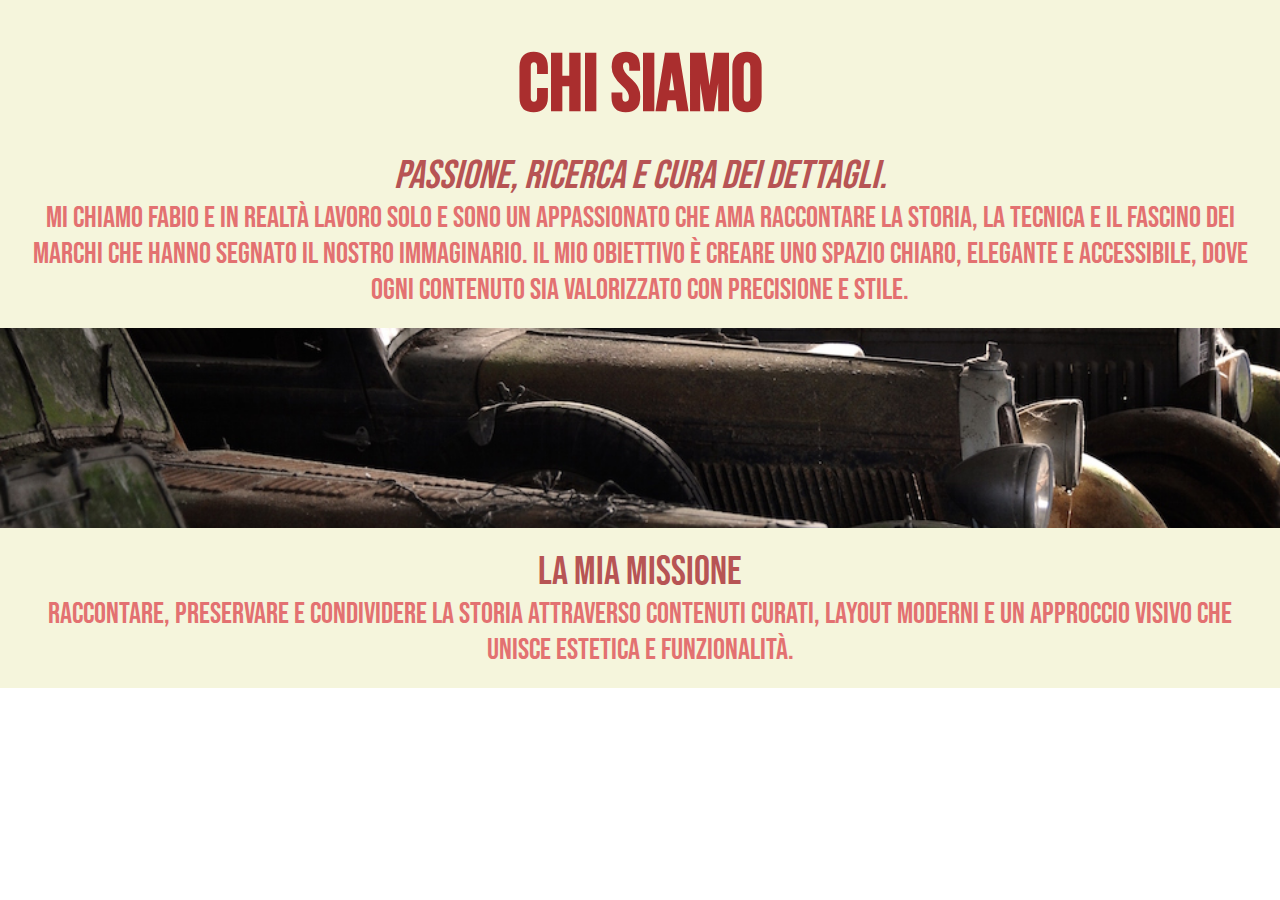
<file: Crediti.html>
<!doctype html>
<html>
<head>
    <title>Chi Siamo</title>
    <link rel="stylesheet" href="css/css.css">
</head>  
<body>

  
    <div class="introduzione">
        <br>
        <h1 class="titolo">Chi Siamo</h1>
        <br>

        <p class="testointroduzione1">
            <em>Passione, ricerca e cura dei dettagli.</em>
        </p>

        <p class="testointroduzione2">
            Mi chiamo Fabio e in realtà lavoro solo e sono un appassionato che ama 
            raccontare la storia, la tecnica e il fascino dei marchi che hanno segnato il nostro immaginario.  
            Il mio obiettivo è creare uno spazio chiaro, elegante e accessibile, dove ogni contenuto 
            sia valorizzato con precisione e stile.
        </p>
    </div>


    <div class="imghome crediti"></div>

  
    <div class="introduzione">
        <p class="testointroduzione1">
            La mia missione
        </p>

        <p class="testointroduzione2">
            Raccontare, preservare e condividere la storia attraverso contenuti curati, 
            layout moderni e un approccio visivo che unisce estetica e funzionalità.
        </p>
    </div>

</body>
</html>
</file>
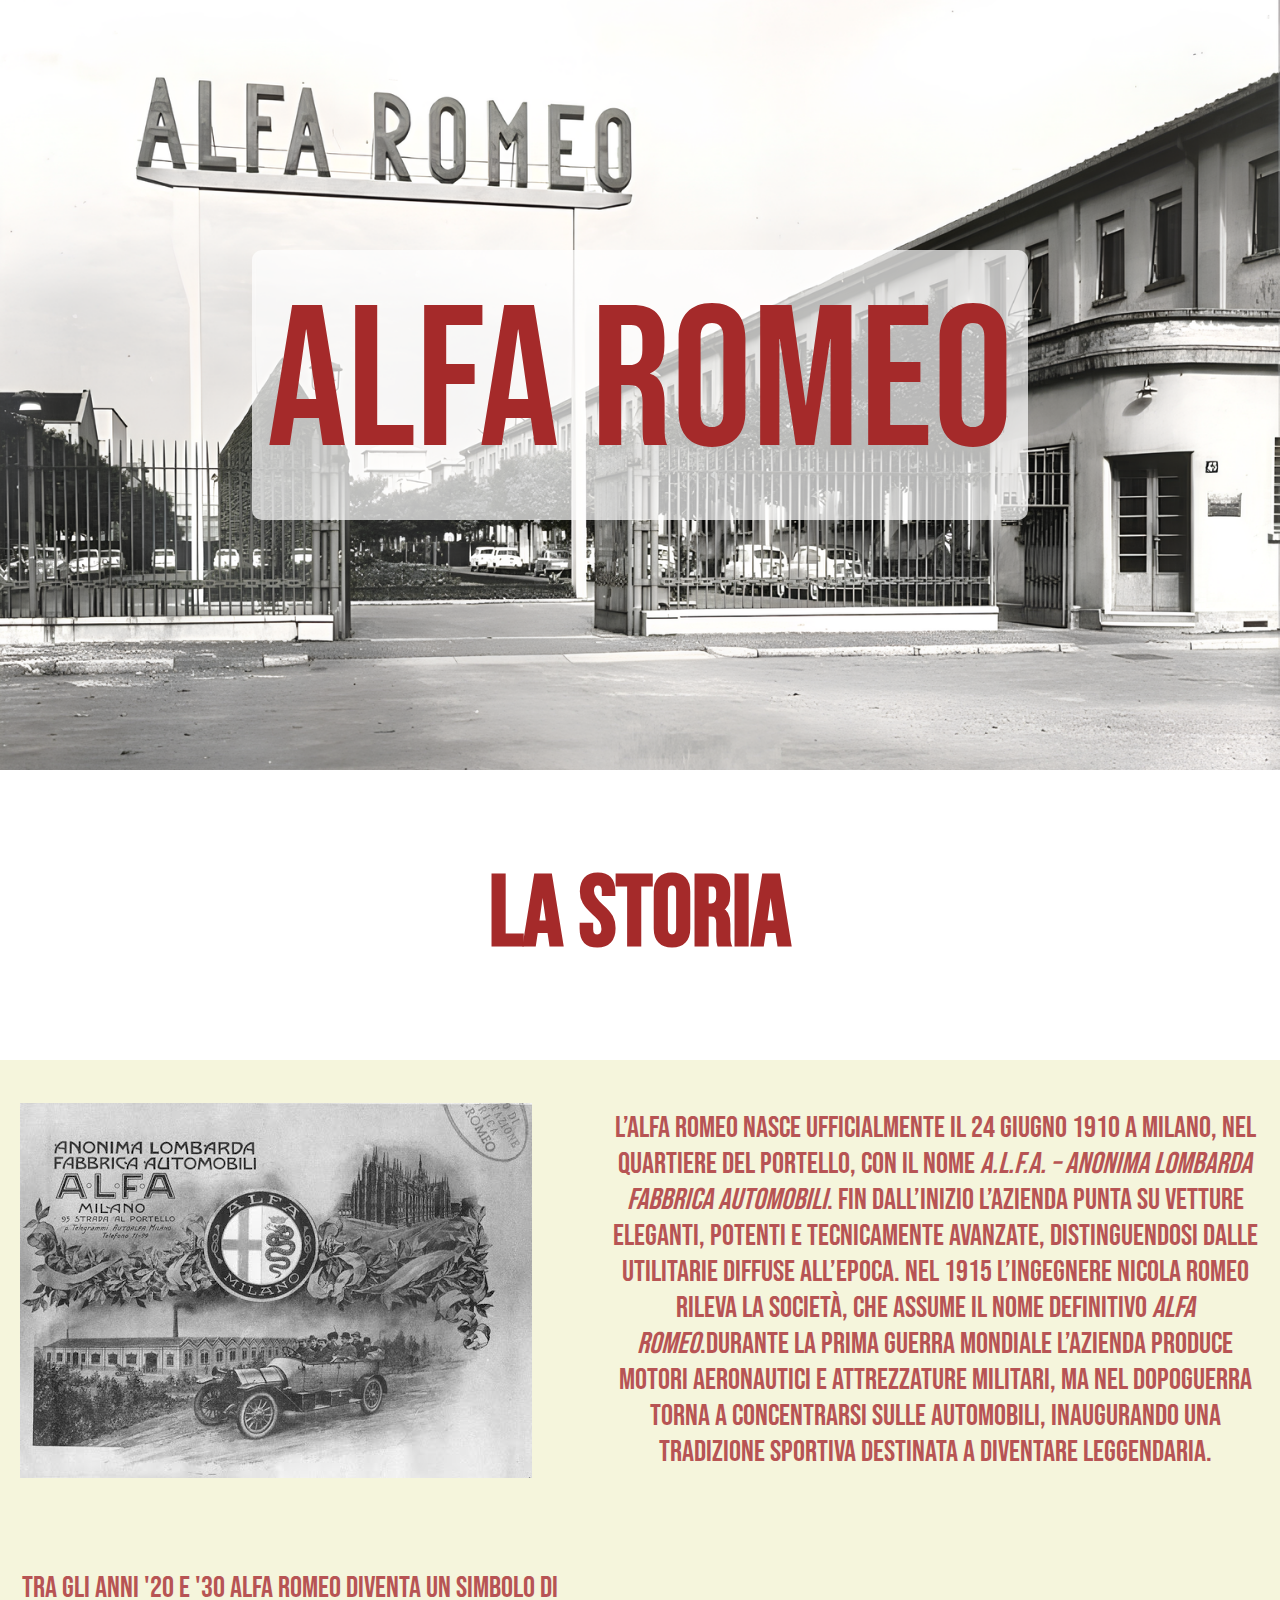
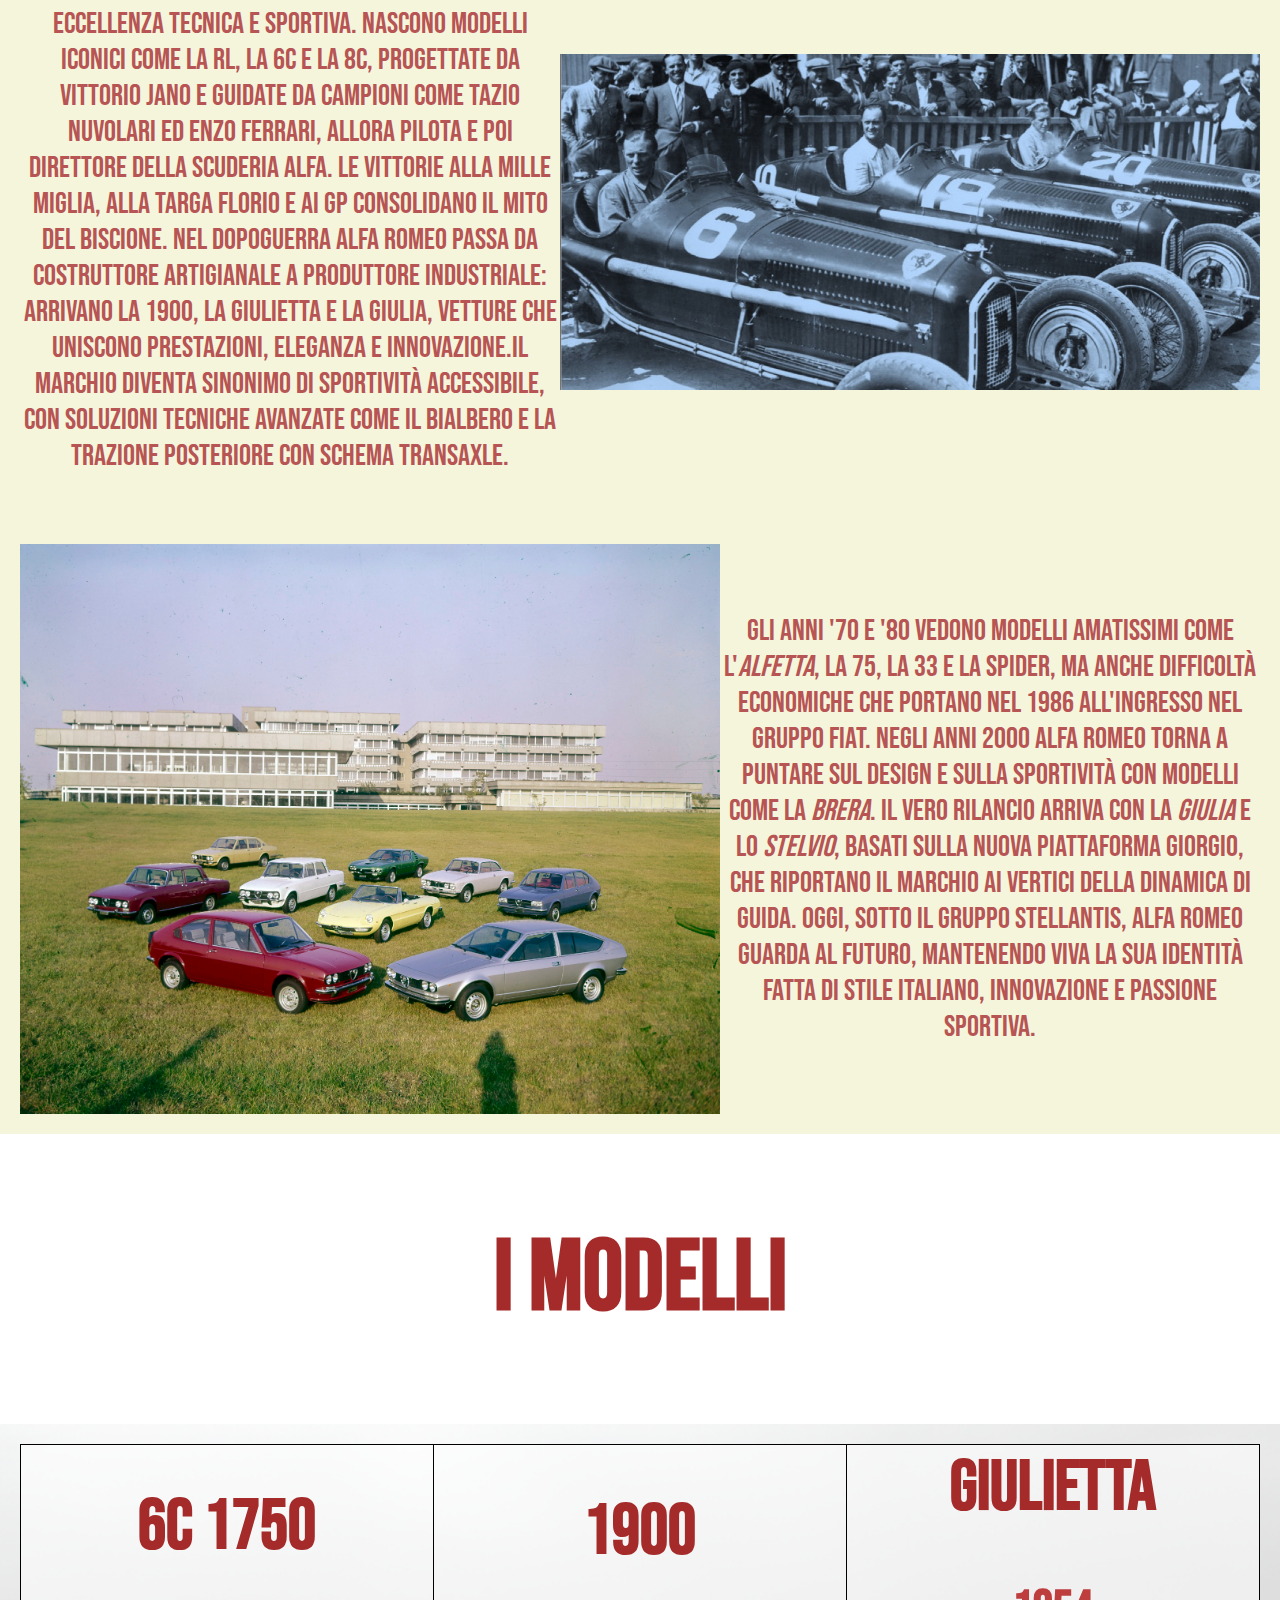
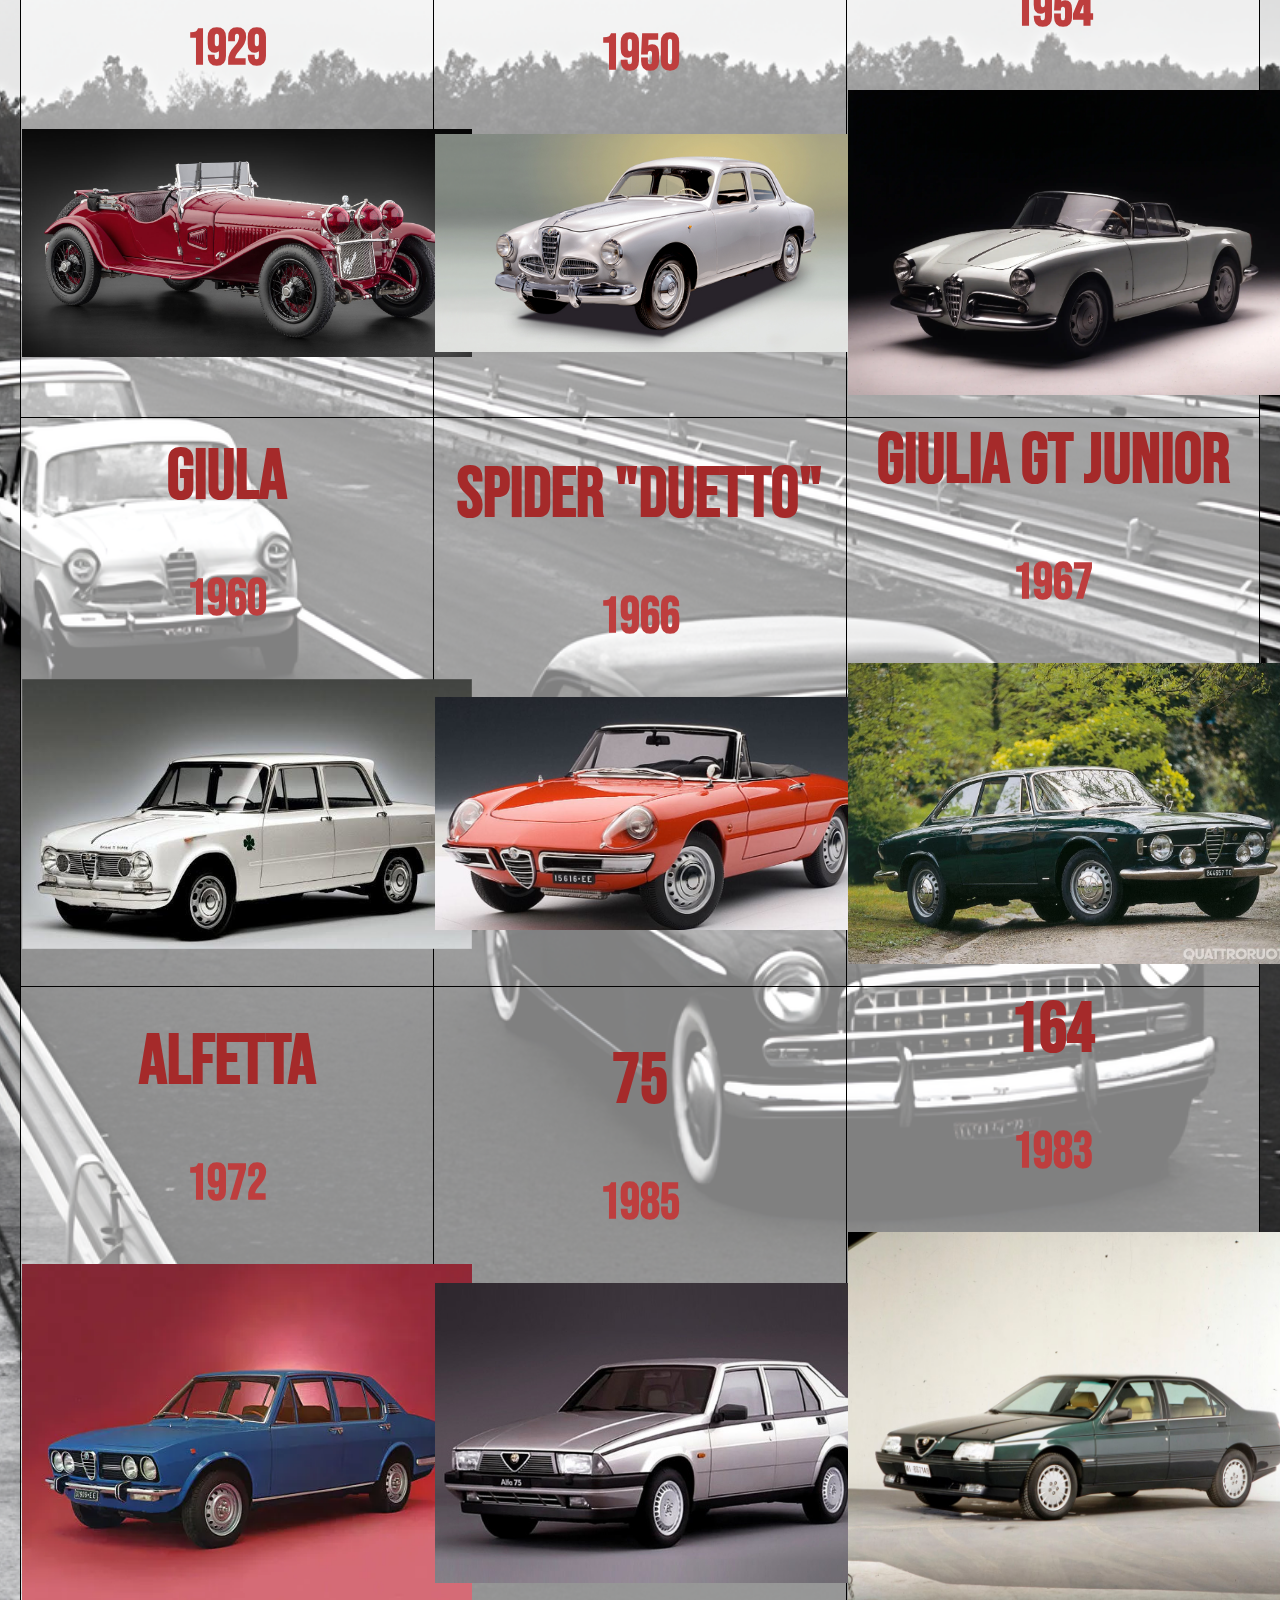
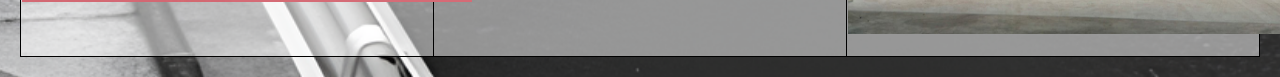
<file: ALFA_ROMEO/ALFA_ROMEO.html>
<!doctype html>
<html>
    <head>
        <title>FIAT</title>
        <link rel="stylesheet" href="../css/cssmarchi.css">
 
    </head>  
   
    <body>
        <div class="imgtitle alfa" >
            <div>
                <p class="titolo">ALFA ROMEO</p>
            </div>
        </div>
        <br>

        <h1 class=titolo2>LA STORIA</h1><br>

        <div class="storia">
            <div class="sinistra" >
                <img src="img/alfa.png" alt="fondazione">
            </div>

            <div class="destra" >
                <p >
                L’Alfa Romeo nasce ufficialmente il 24 giugno 1910 a Milano, nel quartiere del Portello, con il nome <em>A.L.F.A. 
                – Anonima Lombarda Fabbrica Automobili</em>. Fin dall’inizio l’azienda punta su vetture eleganti, potenti e tecnicamente avanzate, 
                distinguendosi dalle utilitarie diffuse all’epoca. Nel 1915 l’ingegnere Nicola Romeo rileva la società, che assume il nome 
                definitivo <em>Alfa Romeo</em>.Durante la Prima guerra mondiale l’azienda produce motori aeronautici e attrezzature militari, 
                ma nel dopoguerra torna a concentrarsi sulle automobili, inaugurando una tradizione sportiva destinata a diventare leggendaria.
                </p>
            </div>
        </div>   

        <div class="storia reverse">
            <div class="sinistra" >
                <img src="img/alfacorse.png" alt="test">
            </div>

            <div class="destra" >
                <p >
                Tra gli anni '20 e '30 Alfa Romeo diventa un simbolo di eccellenza tecnica e sportiva.  
                Nascono modelli iconici come la RL, la 6C e la 8C, progettate da Vittorio Jano e guidate da campioni come 
                Tazio Nuvolari ed Enzo Ferrari, allora pilota e poi direttore della Scuderia Alfa.  
                Le vittorie alla Mille Miglia, alla Targa Florio e ai GP consolidano il mito del Biscione.  
                Nel dopoguerra Alfa Romeo passa da costruttore artigianale a produttore industriale: arrivano la 1900, la Giulietta e la Giulia, 
                vetture che uniscono prestazioni, eleganza e innovazione.Il marchio diventa sinonimo di sportività accessibile, 
                con soluzioni tecniche avanzate come il bialbero e la trazione posteriore con schema transaxle.
                </p>
            </div>
        </div>   

        <div class="storia">
            <div class="sinistra" >
                <img src="img/alfas.png" alt="test">
            </div>

            <div class="destra" >
                <p >
                Gli anni '70 e '80 vedono modelli amatissimi come l'<em>Alfetta</em>, la 75, la 33 e la Spider, 
                ma anche difficoltà economiche che portano nel 1986 all'ingresso nel gruppo FIAT.  
                Negli anni 2000 Alfa Romeo torna a puntare sul design e sulla sportività con modelli come la <em>Brera</em>.  
                Il vero rilancio arriva con la <em>Giulia</em> e lo <em>Stelvio</em>, basati sulla nuova piattaforma Giorgio, che riportano 
                il marchio ai vertici della dinamica di guida. Oggi, sotto il gruppo Stellantis, Alfa Romeo guarda al futuro, 
                mantenendo viva la sua identità fatta di stile italiano, innovazione e passione sportiva.

                </p>
            </div>
        </div>  
        <br>
        <h1 class=titolo2>I MODELLI</h1><br>

        <div class="elencomodelli alfa">
            <br>
            <table class="tabella">
        
                    <tr>
                        <th><a href="6c_1750/6c_1750.html" target="frame">6C 1750
                            <p class="data"> 1929</p> 
                            <img src="img/6c.png" class="imgtabella" alt="balilla"></a>
                        </th>
                        
                        <th><a href="../vuoto.html" target="frame">1900
                            <p class="data"> 1950</p> 
                            <img src="img/1900.png" class="imgtabella" alt="balilla"></a>
                        </th>
                        
                        <th><a href="../vuoto.html" target="frame">GIULIETTA 
                            <p class="data"> 1954</p> 
                            <img src="img/giuliettaspider.png" class="imgtabella" alt="balilla"></a>
                        </th>
                        
                    </tr>
                    <tr>
                        <th><a href="../vuoto.html" target="frame">GIULA
                            <p class="data"> 1960</p> 
                            <img src="img/giulia.png" class="imgtabella" alt="balilla"></a>
                        </th>
                        
                        <th><a href="../vuoto.html" target="frame">SPIDER "Duetto" 
                            <p class="data"> 1966</p> 
                            <img src="img/duetto.png" class="imgtabella" alt="balilla"></a>
                        </th>
                        
                        <th ><a href="../vuoto.html" target="frame">GIULIA GT Junior
                            <p class="data"> 1967</p> 
                            <img src="img/gtjunior.png" class="imgtabella" alt="127"></a> 
                        </th>
                        
                    </tr>
                    <tr>
                        <th><a href="../vuoto.html" target="frame"></a>ALFETTA 
                            <p class="data">1972</p>
                            <img src="img/alfetta.png" class="imgtabella" alt=""></th>
                        
                        <th><a href="../vuoto.html" target="frame"></a>75
                            <p class="data">1985</p>
                            <img src="img/75.png" class="imgtabella" alt=""></th>
                        
                        <th><a href="../vuoto.html" target="frame"></a>164
                            <p class="data">1983</p> 
                            <img src="img/164.png" class="imgtabella" alt="164"></th>
                    </tr>
                   
                    
                  




            </table>
        </div>
        

    

    </body>
</html>
</file>
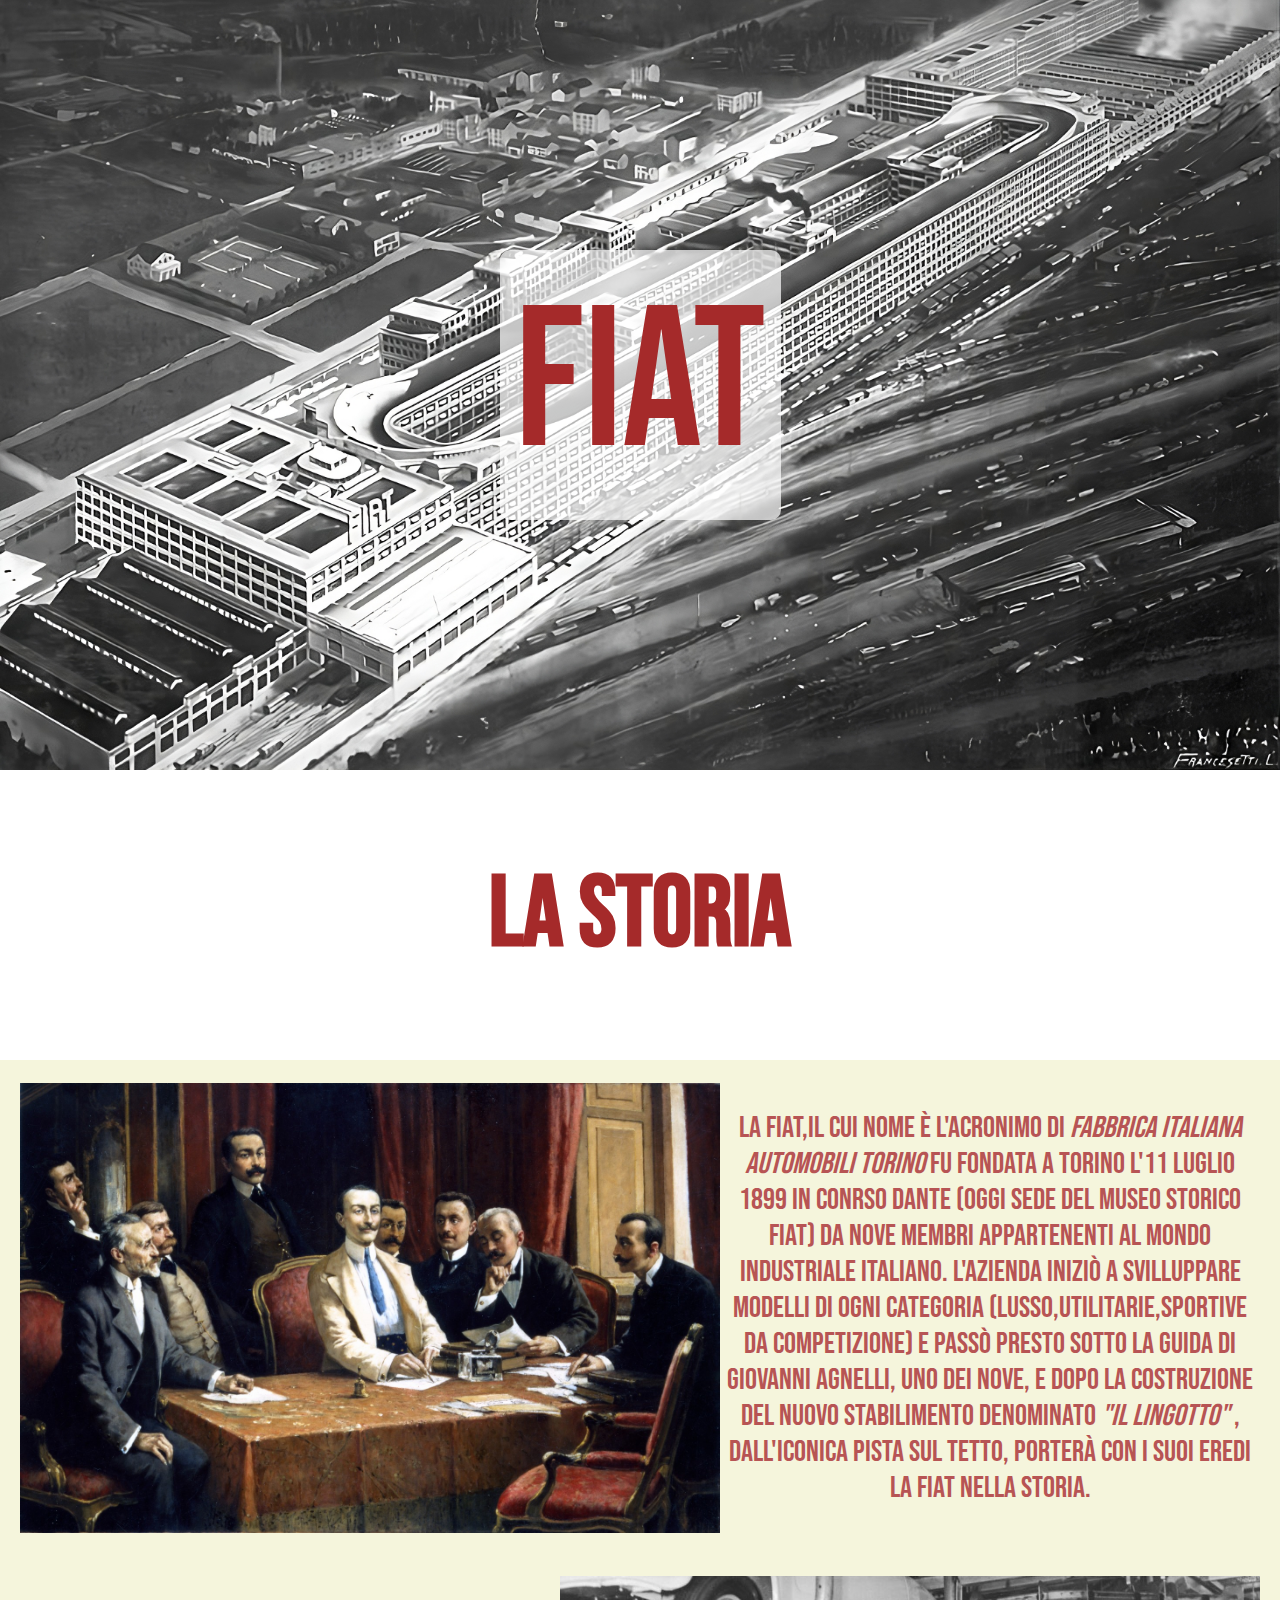
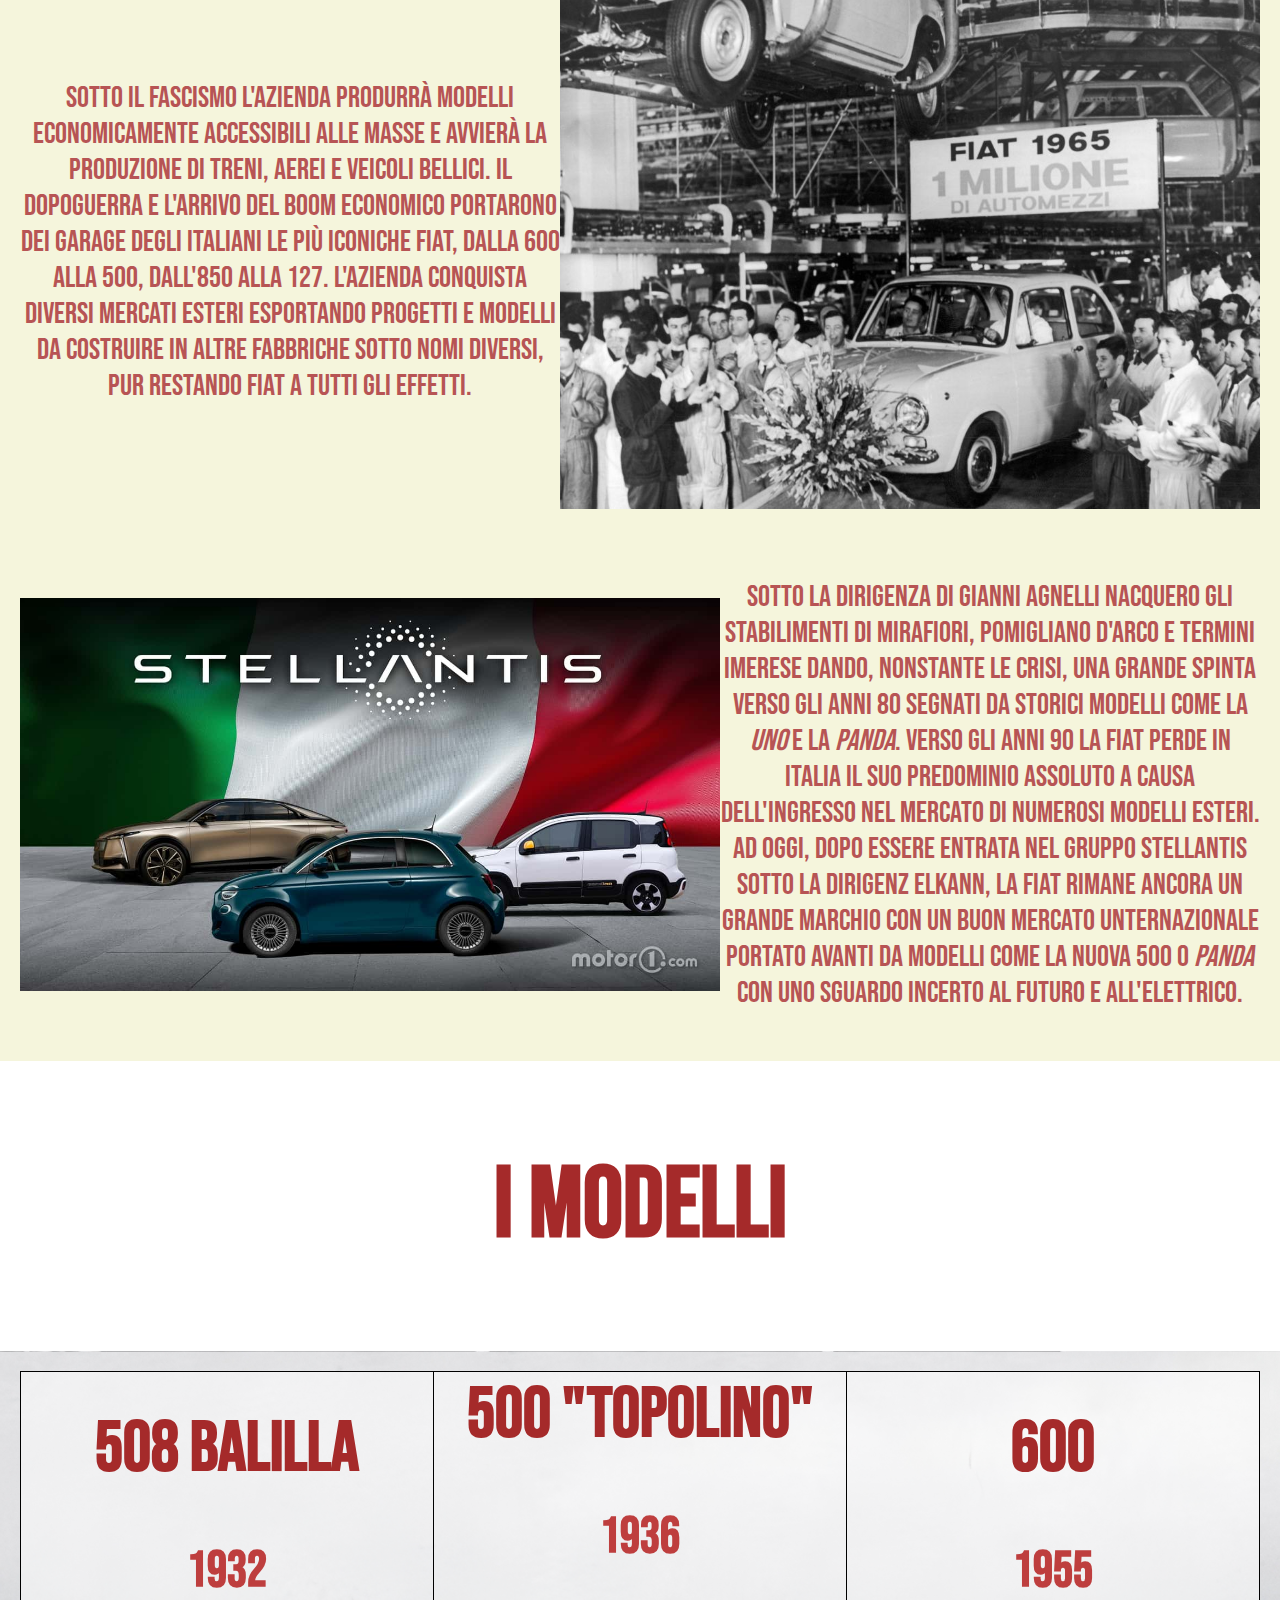
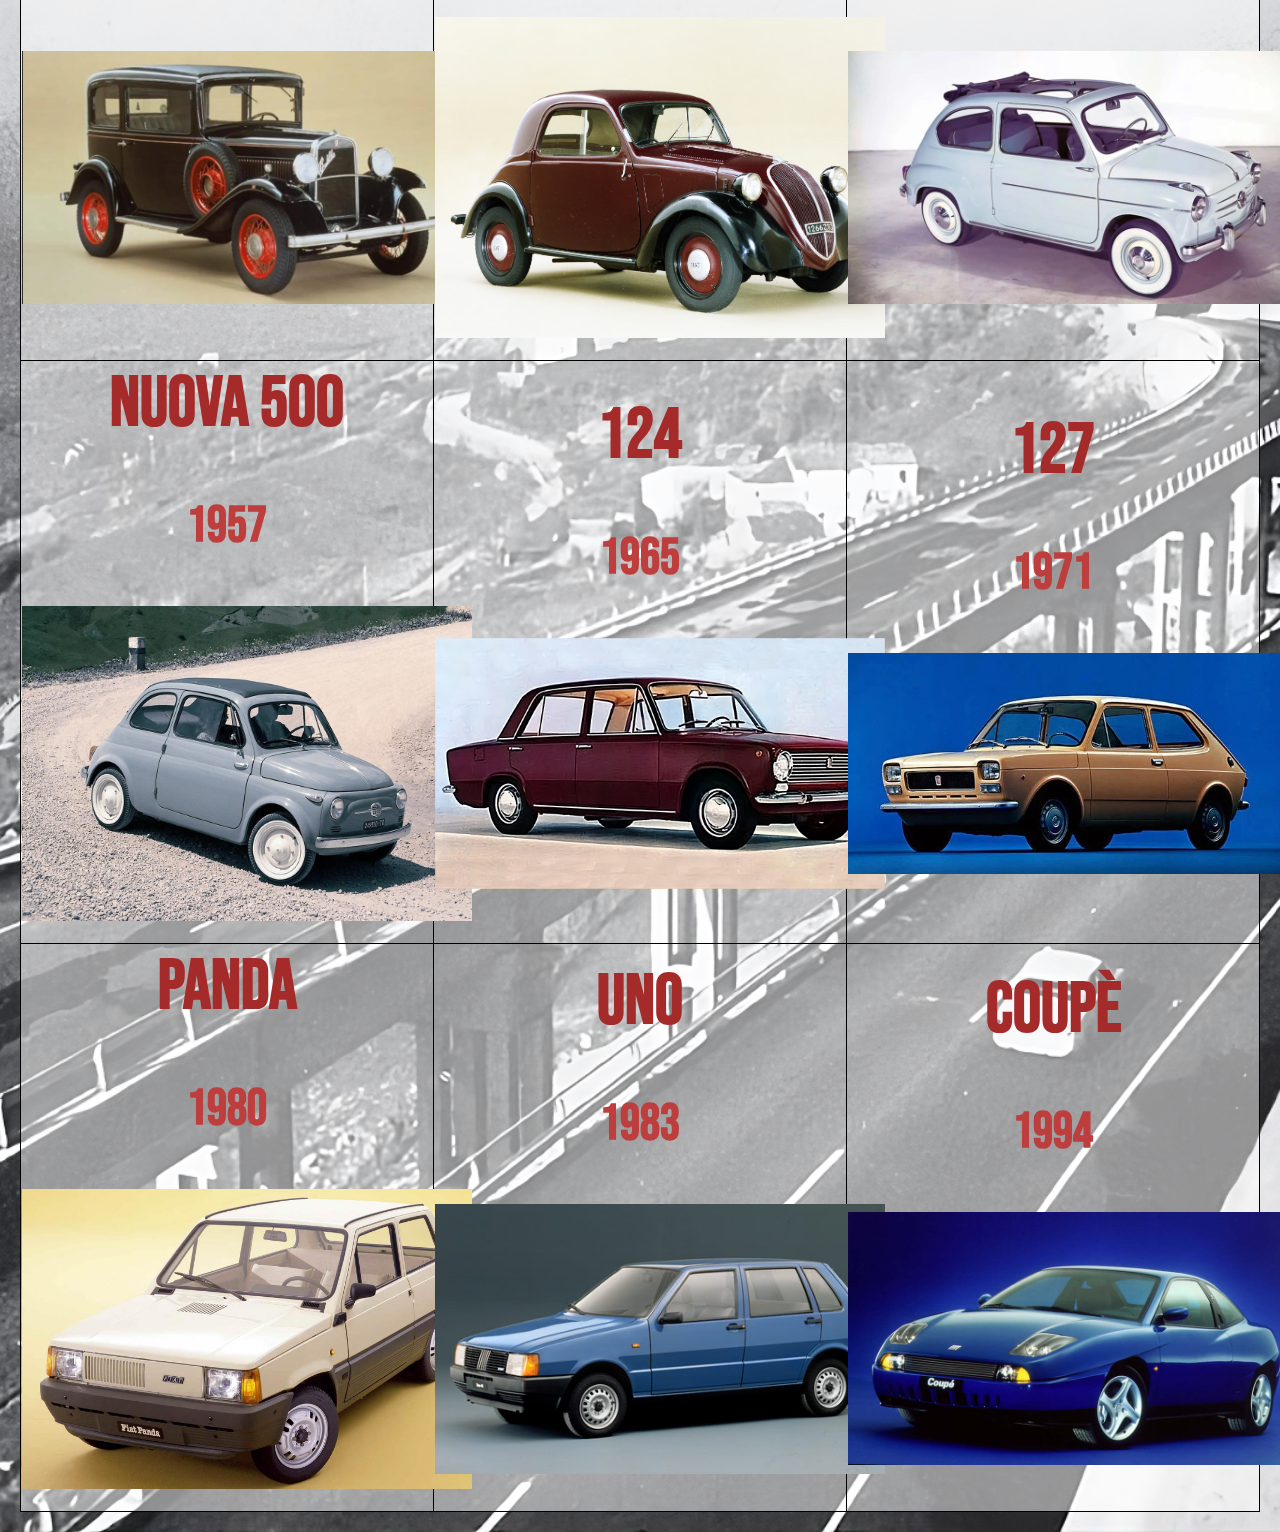
<file: FIAT/FIAT.html>
<!doctype html>
<html>
    <head>
        <title>FIAT</title>
        <link rel="stylesheet" href="../css/cssmarchi.css">
 
    </head>  
   
    <body>
        <div class="imgtitle fiat" >
            <div>
                <p class="titolo">FIAT</p>
            </div>
        </div>
        <br>

        <h1 class=titolo2>LA STORIA</h1><br>

        <div class="storia">
            <div class="sinistra" >
                <img src="img/fondazione.png" alt="fondazione">
            </div>

            <div class="destra" >
                <p >
                La FIAT,il cui nome è l'acronimo di <em>Fabbrica Italiana Automobili Torino </em> fu fondata
                a Torino l'11 luglio 1899 in conrso Dante (oggi sede del museo storico FIAT) da nove membri appartenenti al mondo industriale italiano. 
                L'azienda iniziò a svilluppare modelli di ogni categoria (lusso,utilitarie,sportive da competizione) e passò presto sotto la guida 
                di Giovanni Agnelli, uno dei nove, e dopo la costruzione del nuovo stabilimento denominato <em>"Il Lingotto"</em> , dall'iconica pista sul tetto, 
                porterà con i suoi eredi la FIAT nella storia.
                </p>
            </div>
        </div>   

        <div class="storia reverse">
            <div class="sinistra" >
                <img src="img/milione.png" alt="test">
            </div>

            <div class="destra" >
                <p >
                Sotto il fascismo l'azienda produrrà modelli economicamente accessibili alle masse e avvierà la produzione di treni,
                aerei e veicoli bellici. Il dopoguerra e l'arrivo del boom economico portarono dei garage degli italiani le
                più iconiche FIAT, dalla 600 alla 500, dall'850 alla 127. L'azienda conquista diversi mercati esteri esportando progetti e modelli da costruire 
                in altre fabbriche sotto nomi diversi, pur restando FIAT a tutti gli effetti.
                </p>
            </div>
        </div>   

        <div class="storia">
            <div class="sinistra" >
                <img src="img/stellantis.png" alt="test">
            </div>

            <div class="destra" >
                <p >
                Sotto la dirigenza di Gianni Agnelli nacquero gli stabilimenti di Mirafiori, Pomigliano d'Arco e Termini Imerese
                dando, nonstante le crisi, una grande spinta verso gli anni 80 segnati da storici modelli come la <em>Uno</em> e la <em>Panda</em>. Verso
                gli anni 90 la FIAT perde in Italia il suo predominio assoluto a causa dell'ingresso nel mercato di numerosi modelli
                esteri. Ad oggi, dopo essere entrata nel gruppo Stellantis sotto la dirigenz Elkann, la FIAT rimane ancora un grande marchio con un buon mercato
                unternazionale portato avanti da modelli come la nuova 500 o <em>Panda</em> con uno sguardo incerto al futuro e all'elettrico.
                </p>
            </div>
        </div>  
        <br>
        <h1 class=titolo2>I MODELLI</h1><br>

        <div class="elencomodelli fiat">
            <br>
            <table class="tabella">
        
                    <tr>
                        <th><a href="Balilla/Balilla.html" target="frame">508 BALILLA 
                            <p class="data"> 1932</p> 
                            <img src="img/balilla.png" class="imgtabella" alt="balilla"></a>
                        </th>
                        
                        <th><a href="../vuoto.html" target="frame">500 "Topolino" 
                            <p class="data"> 1936</p> 
                            <img src="img/topolino.png" class="imgtabella" alt="topolino"></a>
                        </th>
                        
                        <th><a href="../vuoto.html" target="frame">600 
                            <p class="data"> 1955</p> 
                            <img src="img/600.png" class="imgtabella" alt="600"></a>
                        </th>
                        
                    </tr>
                    <tr>
                        <th><a href="../vuoto.html" target="frame">Nuova 500 
                            <p class="data"> 1957</p> 
                            <img src="img/500.png" class="imgtabella" alt="500"></a>
                        </th>
                        
                        <th><a href="../vuoto.html" target="frame">124 
                            <p class="data"> 1965</p> 
                            <img src="img/124.png" class="imgtabella" alt="124"></a>
                        </th>
                        
                        <th ><a href="FIAT 127/index_127.html" target="frame">127
                            <p class="data"> 1971</p> 
                            <img src="img/127.png" class="imgtabella" alt="127"></a> 
                        </th>
                        
                    </tr>
                    <tr>
                        <th><a href="../vuoto.html" target="frame"></a>PANDA 
                            <p class="data">1980</p>
                            <img src="img/panda.png" class="imgtabella" alt="panda"></th>
                        
                        <th><a href="../vuoto.html" target="frame"></a>UNO
                            <p class="data">1983</p>
                            <img src="img/uno.png" class="imgtabella" alt="uno"></th>
                        
                        <th><a href="../vuoto.html" target="frame"></a>COUPÈ
                            <p class="data">1994</p> 
                            <img src="img/coupe.png" class="imgtabella" alt="coupè"></th>
                    </tr>
                   
                    
                  




            </table>
        </div>
        

    

    </body>
</html>
</file>
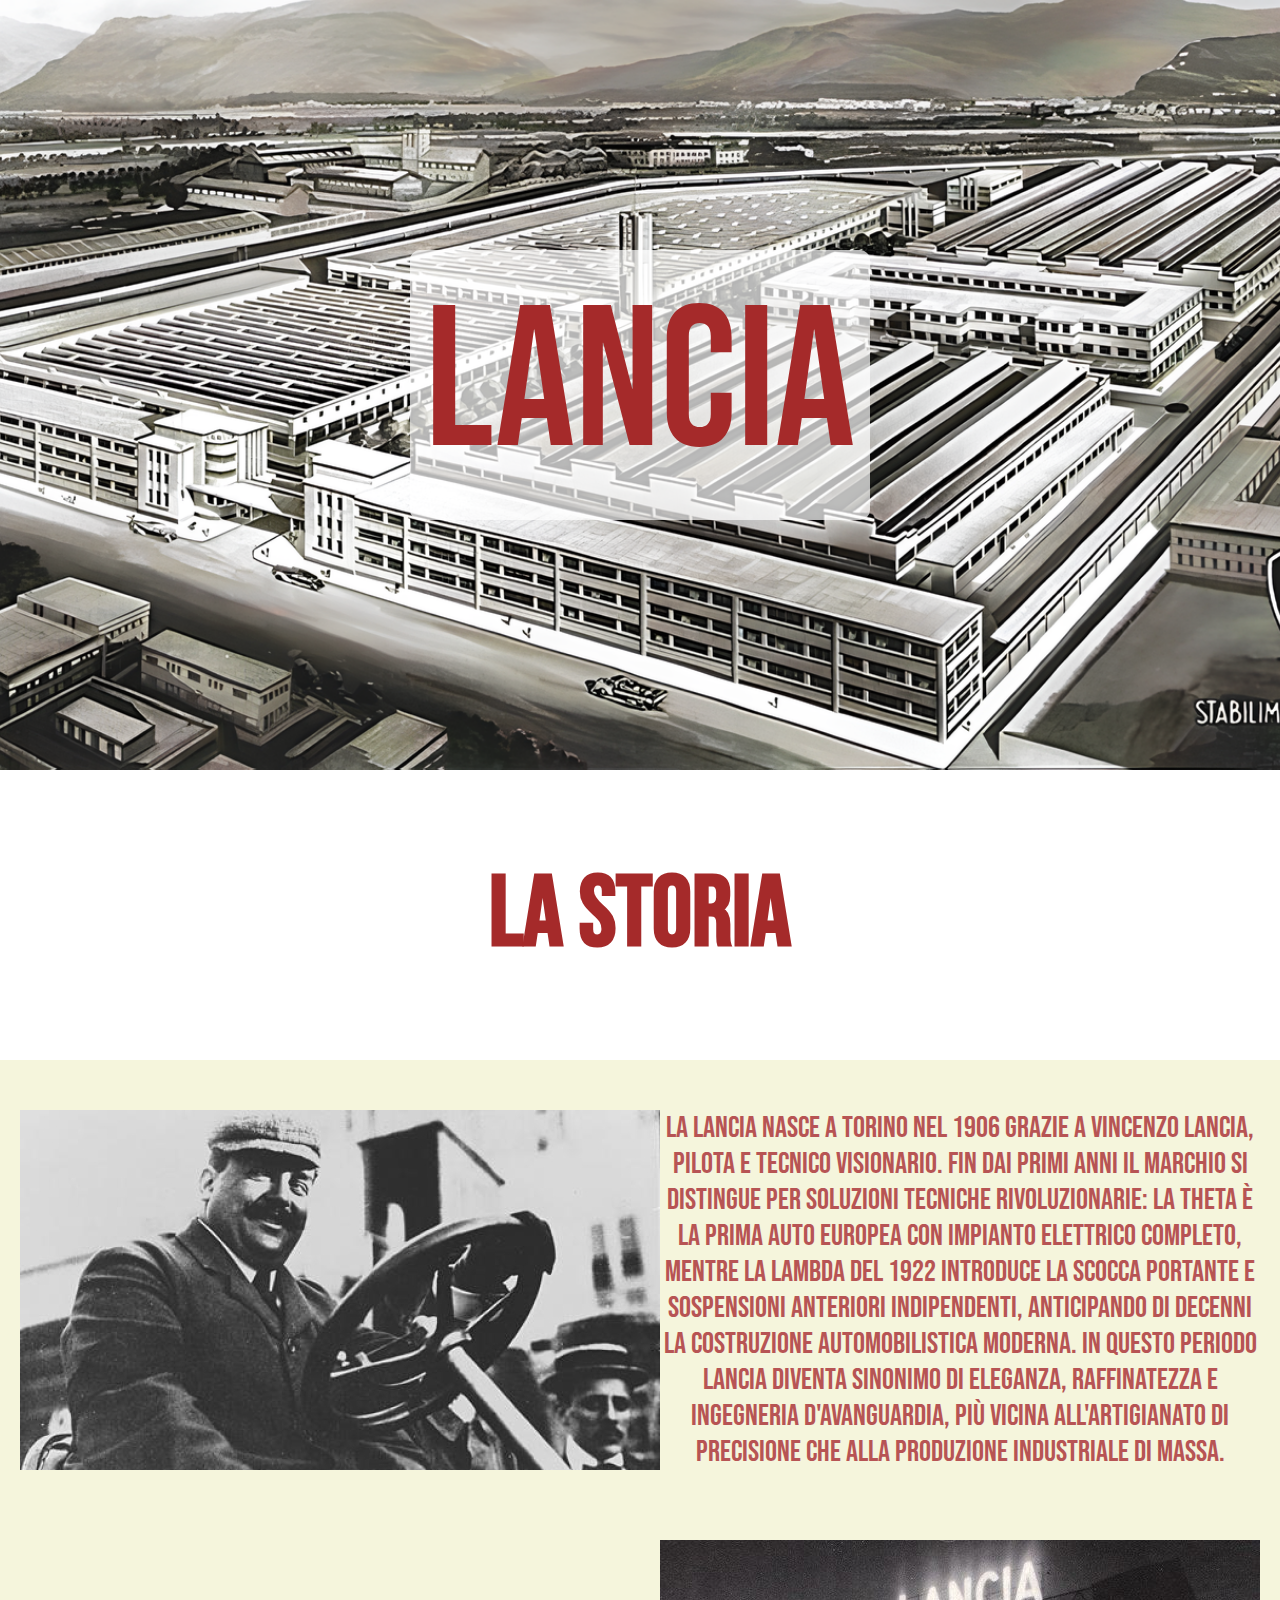
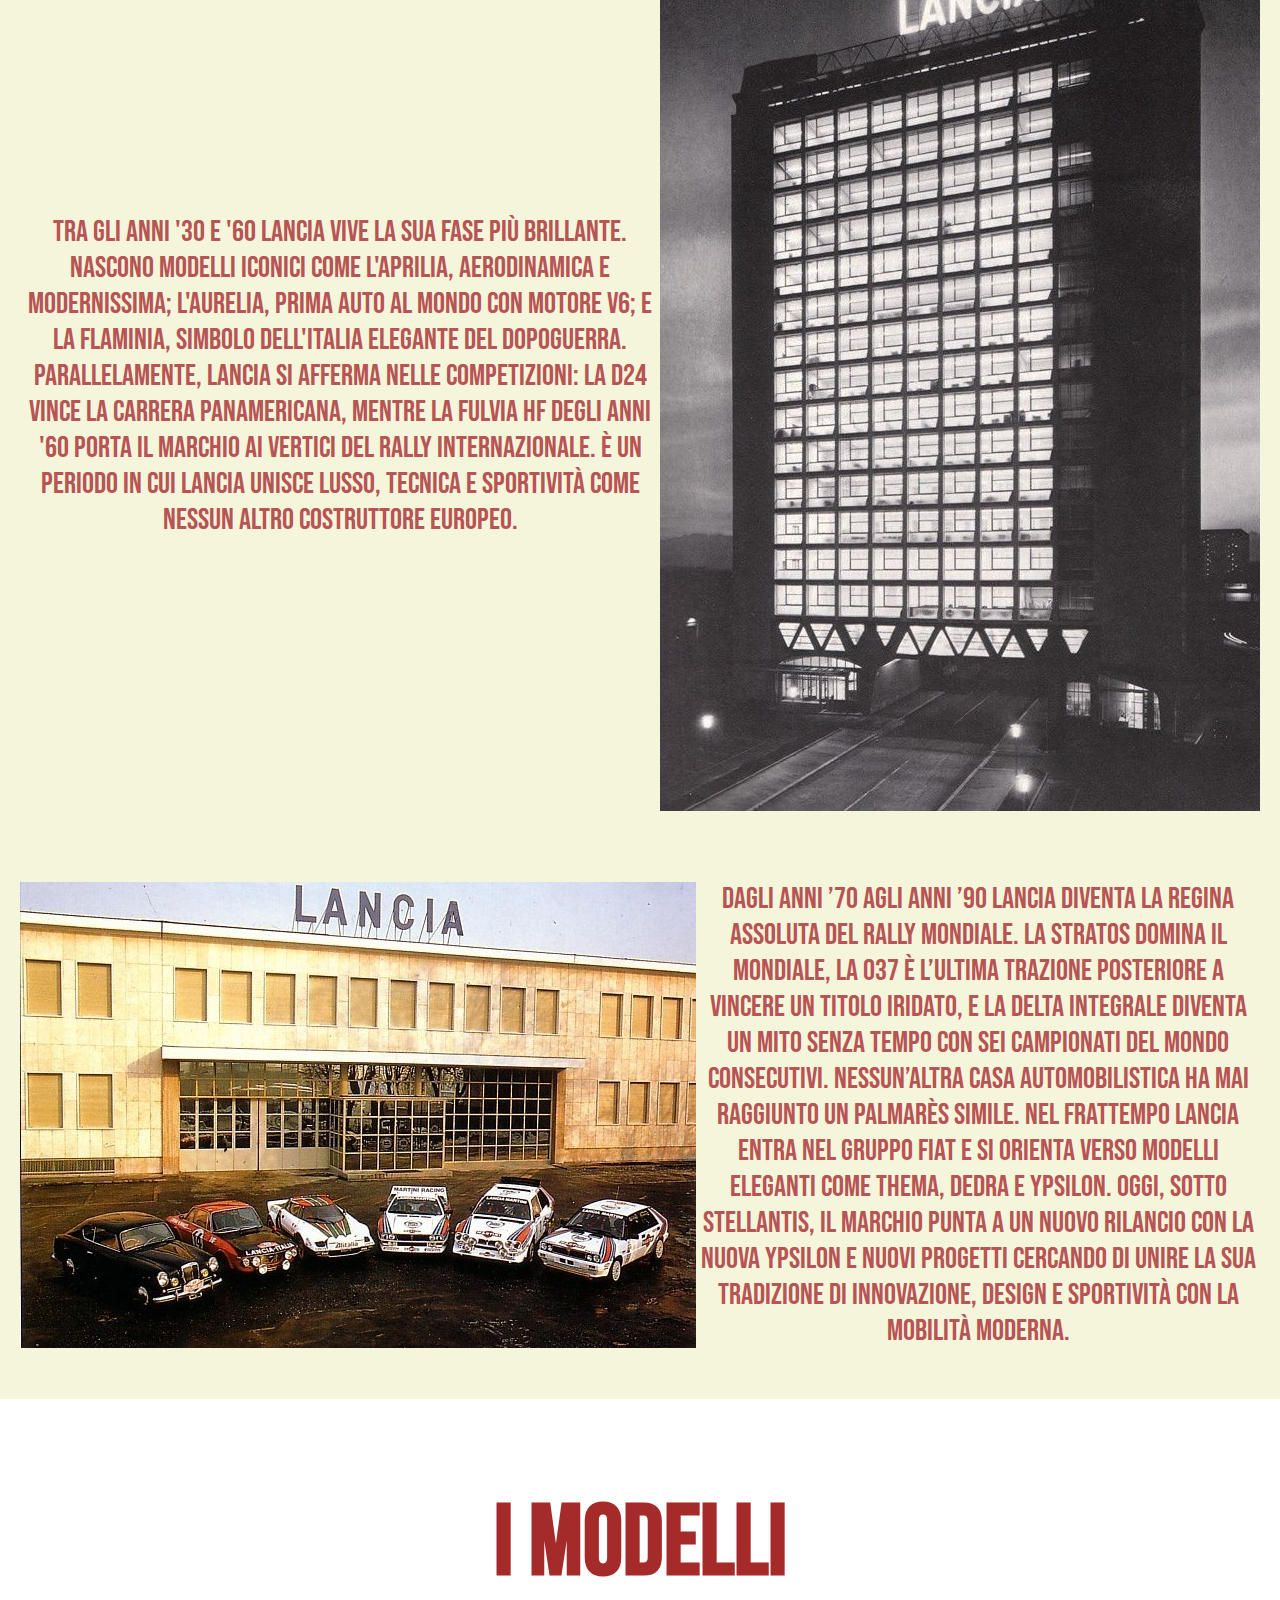
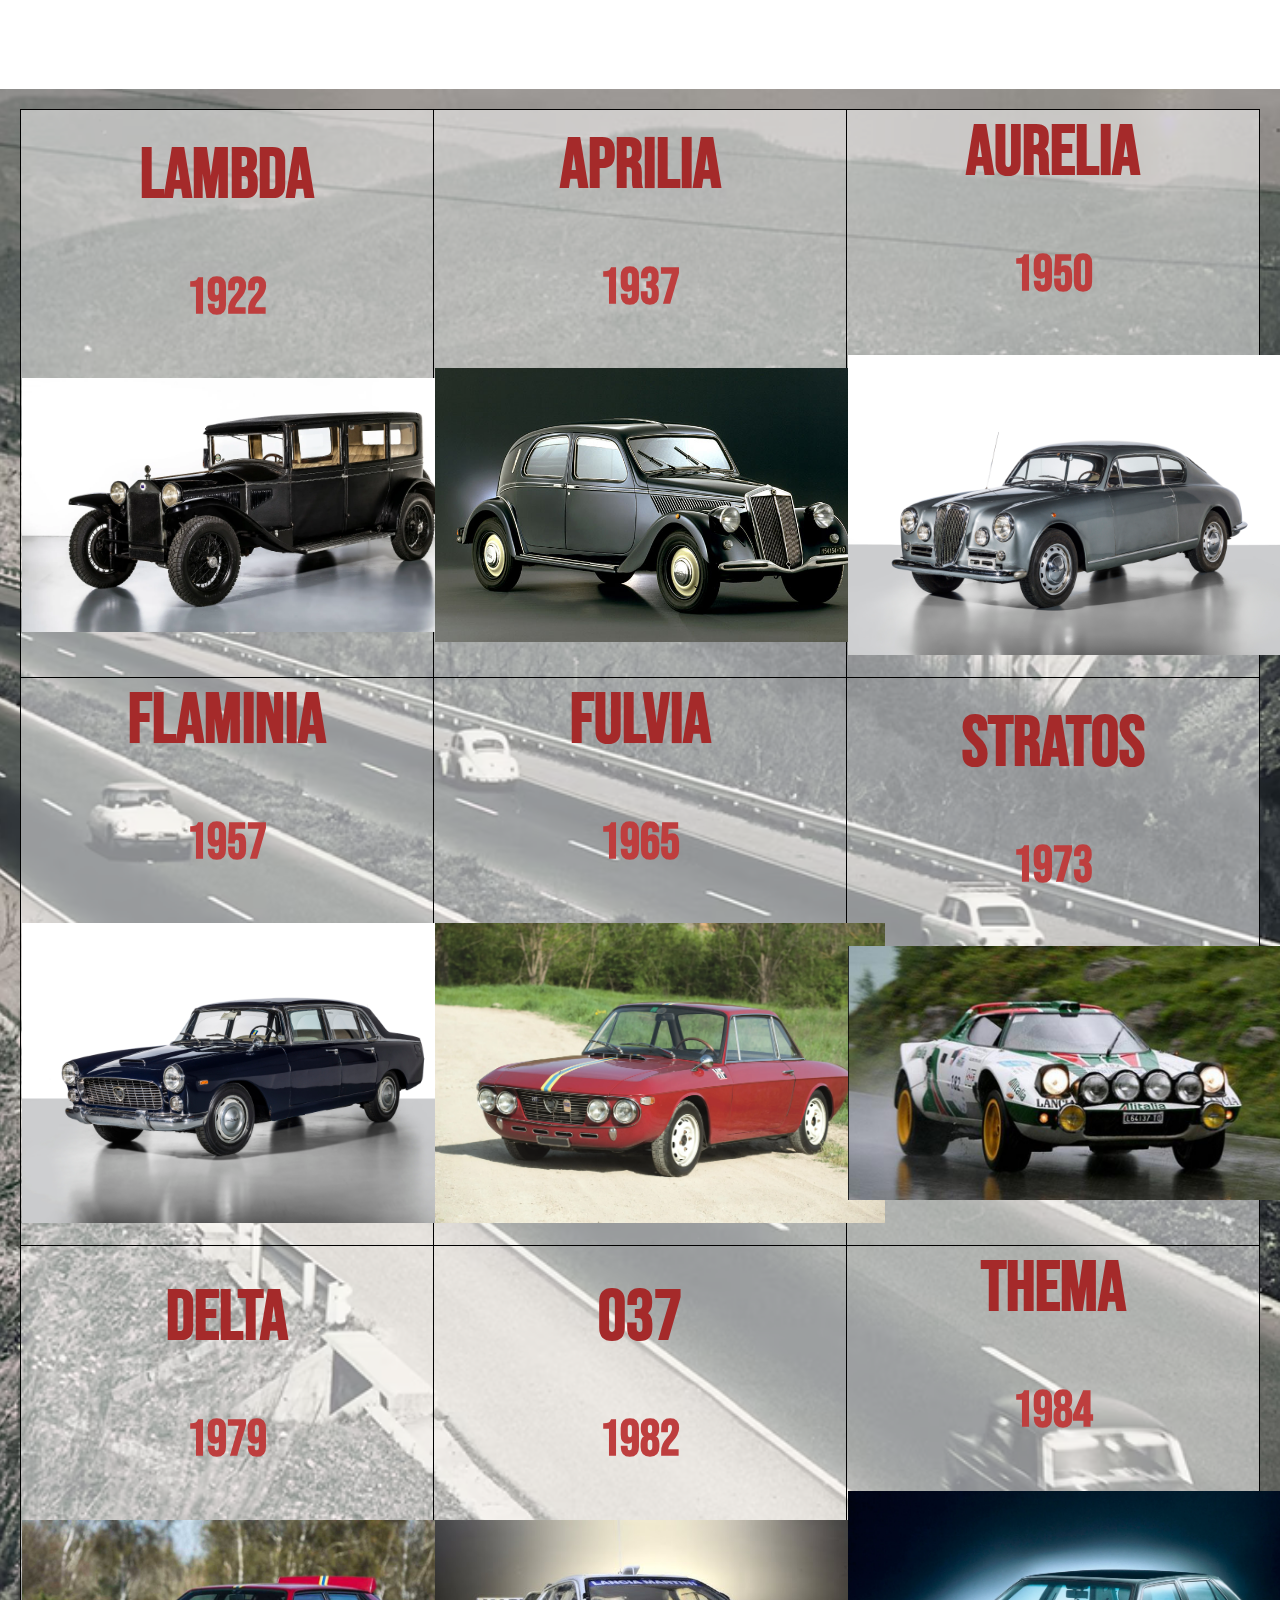
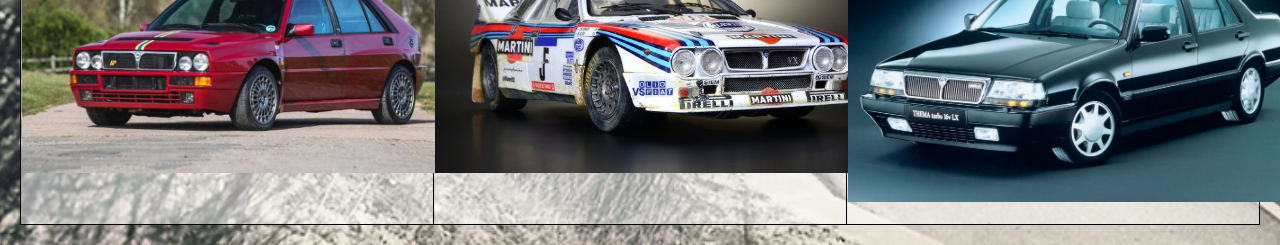
<file: LANCIA/LANCIA.html>
<!doctype html>
<html>
    <head>
        <title>FIAT</title>
        <link rel="stylesheet" href="../css/cssmarchi.css">
 
    </head>  
   
    <body>
        <div class="imgtitle lancia" >
            <div>
                <p class="titolo">LANCIA</p>
            </div>
        </div>
        <br>

        <h1 class=titolo2>LA STORIA</h1><br>

        <div class="storia">
            <div class="sinistra" >
                <img src="img/vincenzo.png" alt="fondazione">
            </div>

            <div class="destra" >
                <p >
                    La Lancia nasce a Torino nel 1906 grazie a Vincenzo Lancia, pilota e tecnico visionario. 
                    Fin dai primi anni il marchio si distingue per soluzioni tecniche rivoluzionarie: 
                    la Theta è la prima auto europea con impianto elettrico completo, mentre la Lambda del 1922 
                    introduce la scocca portante e sospensioni anteriori indipendenti, anticipando di decenni 
                    la costruzione automobilistica moderna. In questo periodo Lancia diventa sinonimo di eleganza, 
                    raffinatezza e ingegneria d'avanguardia, più vicina all'artigianato di precisione che alla 
                    produzione industriale di massa.

                </p>
            </div>
        </div>   

        <div class="storia reverse">
            <div class="sinistra" >
                <img src="img/palazzolancia.png" alt="test">
            </div>

            <div class="destra" >
                <p >
                    Tra gli anni '30 e '60 Lancia vive la sua fase più brillante. Nascono modelli iconici come 
                    l'Aprilia, aerodinamica e modernissima; l'Aurelia, prima auto al mondo con motore V6; 
                    e la Flaminia, simbolo dell'Italia elegante del dopoguerra. Parallelamente, Lancia si afferma 
                    nelle competizioni: la D24 vince la Carrera Panamericana, mentre la Fulvia HF degli anni '60 
                    porta il marchio ai vertici del rally internazionale. È un periodo in cui Lancia unisce lusso, 
                    tecnica e sportività come nessun altro costruttore europeo.
                </p>
            </div>
        </div>   

        <div class="storia">
            <div class="sinistra" >
                <img src="img/rallye.png" alt="test">
            </div>

            <div class="destra" >
                <p >
                    Dagli anni ’70 agli anni ’90 Lancia diventa la regina assoluta del rally mondiale. 
                    La Stratos domina il Mondiale, la 037 è l’ultima trazione posteriore a vincere un titolo iridato, 
                    e la Delta Integrale diventa un mito senza tempo con sei campionati del mondo consecutivi. 
                    Nessun’altra casa automobilistica ha mai raggiunto un palmarès simile. Nel frattempo Lancia 
                    entra nel gruppo FIAT e si orienta verso modelli eleganti come Thema, Dedra e Ypsilon. 
                    Oggi, sotto Stellantis, il marchio punta a un nuovo rilancio con la nuova Ypsilon e nuovi progetti 
                    cercando di unire la sua tradizione di innovazione, design e sportività con 
                    la mobilità moderna.

                </p>
            </div>
        </div>  
        <br>
        <h1 class=titolo2>I MODELLI</h1><br>

        <div class="elencomodelli lancia">
            <br>
            <table class="tabella">
        
                    <tr>
                        <th><a href="../vuoto.html" target="frame">LAMBDA
                            <p class="data"> 1922</p> 
                            <img src="img/lambda.png" class="imgtabella" alt="lambda"></a>
                        </th>
                        
                        <th><a href="../vuoto.html" target="frame">APRILIA 
                            <p class="data"> 1937</p> 
                            <img src="img/aprilia.png" class="imgtabella" alt="aprilia"></a>
                        </th>
                        
                        <th><a href="../vuoto.html" target="frame">AURELIA 
                            <p class="data"> 1950</p> 
                            <img src="img/aurelia.png" class="imgtabella" alt="aurelia"></a>
                        </th>
                        
                    </tr>
                    <tr>
                        <th><a href="../vuoto.html" target="frame">FLAMINIA
                            <p class="data"> 1957</p> 
                            <img src="img/flaminia.png" class="imgtabella" alt="flaminia"></a>
                        </th>
                        
                        <th><a href="../vuoto.html" target="frame">FULVIA 
                            <p class="data"> 1965</p> 
                            <img src="img/fulvia.png" class="imgtabella" alt="fulvia"></a>
                        </th>

                        <th><a href="../vuoto.html" target="frame"></a>STRATOS
                            <p class="data">1973</p>
                            <img src="img/stratos.png" class="imgtabella" alt="stratos"></th>
                    </tr>
                    <tr>
                        
                        <th><a href="../vuoto.html" target="frame"></a>DELTA
                            <p class="data">1979</p>
                            <img src="img/delta.png" class="imgtabella" alt="delta"></th>
                        
                        <th ><a href="../vuoto.html" target="frame">037
                            <p class="data"> 1982</p> 
                            <img src="img/037.jpg" class="imgtabella" alt="037"></a> 
                        </th>                      
                        
                        <th><a href="../vuoto.html" target="frame"></a>THEMA
                            <p class="data">1984</p> 
                            <img src="img/thema.png" class="imgtabella" alt="thema"></th>
                    </tr>
                   
                    
                  




            </table>
        </div>
        

    

    </body>
</html>
</file>
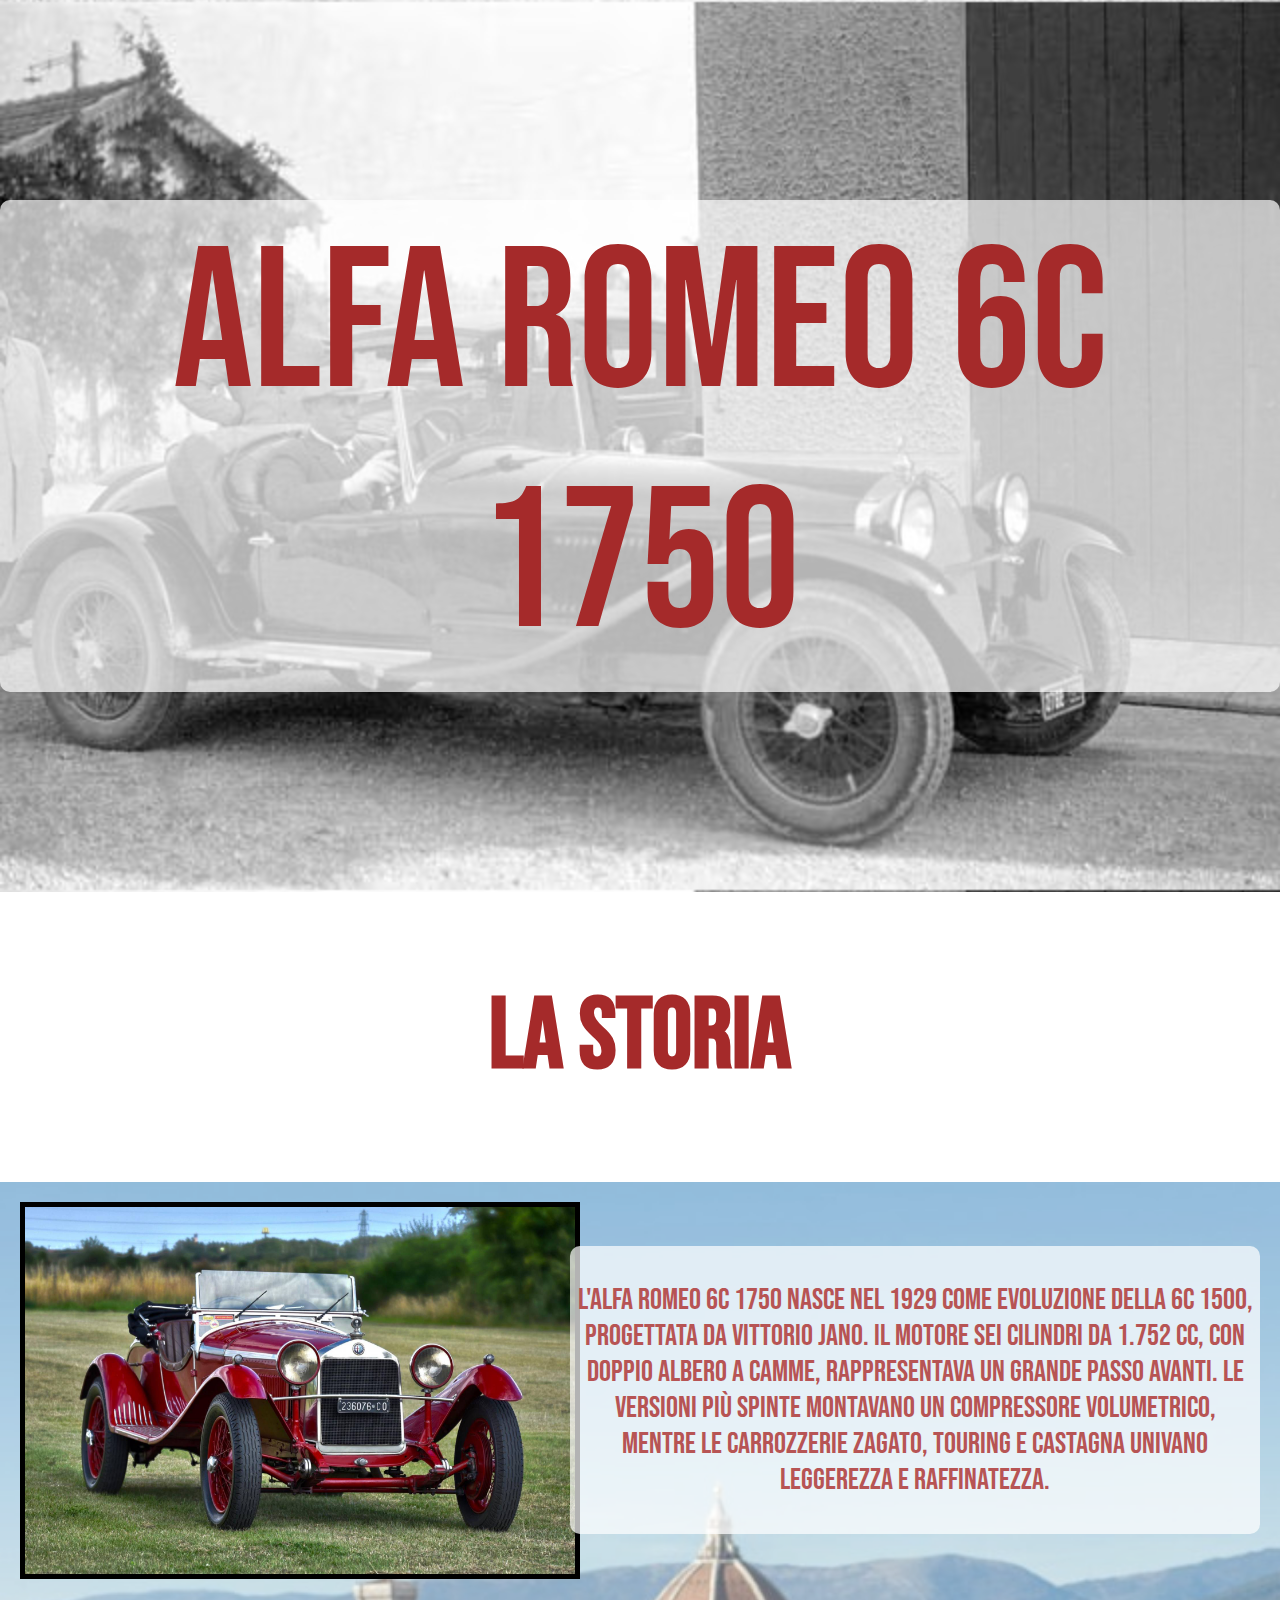
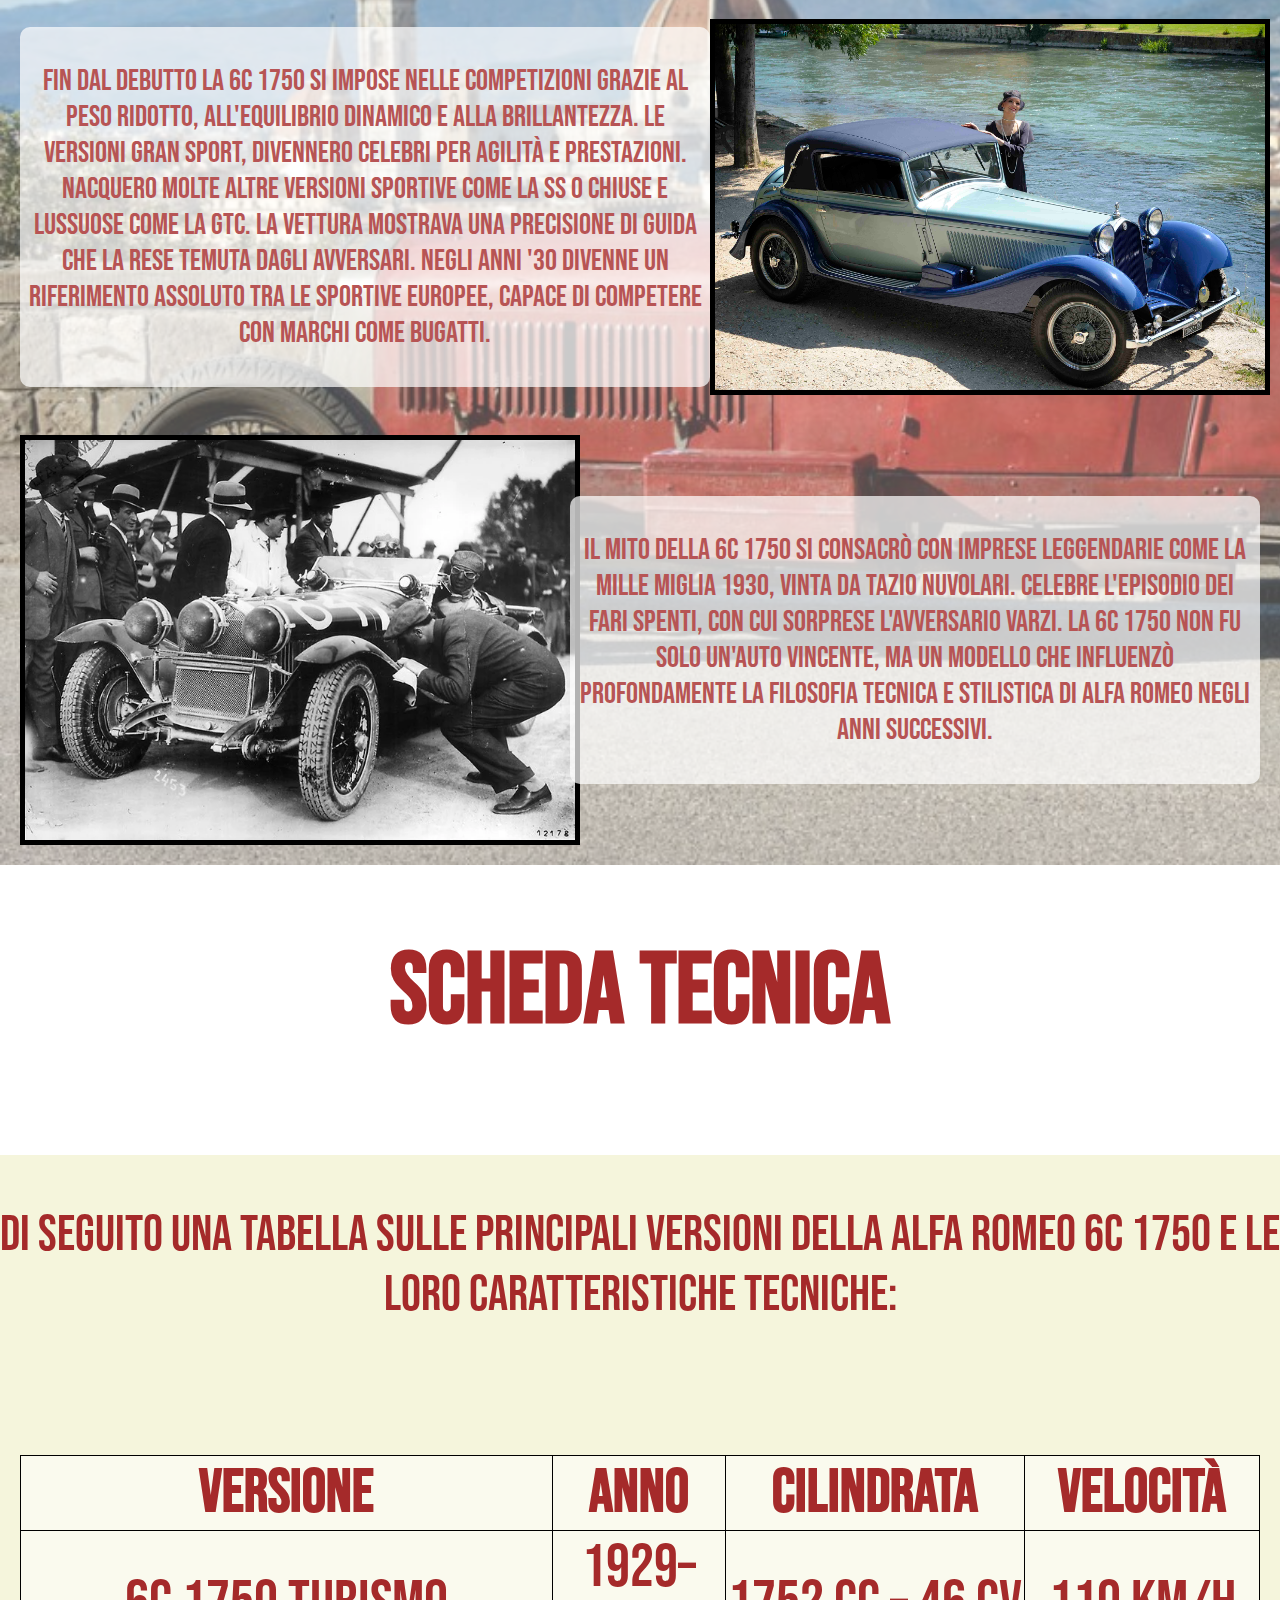
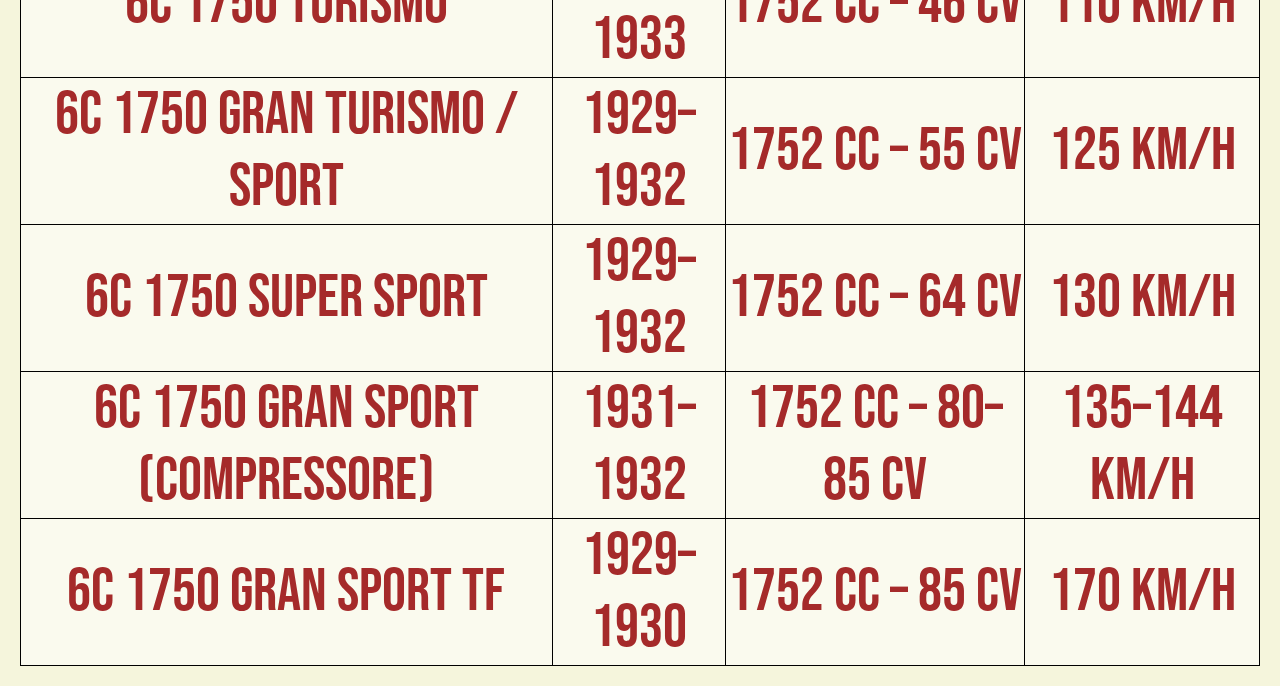
<file: ALFA_ROMEO/6c_1750/6c_1750.html>
<!doctype html>
<html>
    <head>
        <title>ALFA ROMEO 6C 1750</title>
        <link rel="stylesheet" href="../../css/cssmodelli.css">
 
    </head>  
   
<body>
        <div class="imgtitle c61750">
            <p class="titolo">ALFA ROMEO 6c 1750</p>
        </div>

        <br>

        <h1 class=titolo2>LA STORIA</h1><br>

    <div class="imgstoria c61750">
        <div class="storia">
            <div class="destra" >
                <img class="imgstoria" src="img/6css.png">
            </div>

            <div class="sinistra" >
                <p >
                    L'Alfa Romeo 6C 1750 nasce nel 1929 come evoluzione della 6C 1500,
                    progettata da Vittorio Jano. Il motore sei cilindri da 1.752 cc,
                    con doppio albero a camme, rappresentava un grande passo avanti.
                    Le versioni più spinte montavano un compressore volumetrico,
                    mentre le carrozzerie Zagato, Touring e Castagna univano
                    leggerezza e raffinatezza.

                </p>
            </div>
        </div>   

        <div class="storia reverse">
            <div class="destra" >
                <img src="img/6cgtc.png" >
            </div>

            <div class="sinistra" >
                <p >
                    Fin dal debutto la 6C 1750 si impose nelle competizioni grazie al peso ridotto,
                    all'equilibrio dinamico e alla brillantezza. Le versioni Gran Sport, divennero celebri per 
                    agilità e prestazioni. Nacquero molte altre versioni sportive come la ss o chiuse e lussuose come la GTC. 
                    La vettura mostrava una precisione di guida che la rese temuta dagli avversari. 
                    Negli anni '30 divenne un riferimento assoluto tra le sportive europee, capace di competere con marchi come Bugatti.

                </p>
            </div>
        </div>   

        <div class="storia">
            <div class="destra" >
                <img src="img/6cgara.png" >
            </div>
            <div class="sinistra" >
                <p >
                    Il mito della 6C 1750 si consacrò con imprese leggendarie come la Mille Miglia 1930,
                    vinta da Tazio Nuvolari. Celebre l'episodio dei fari spenti,
                    con cui sorprese l'avversario Varzi. La 6C 1750 non fu solo un'auto vincente,
                    ma un modello che influenzò profondamente la filosofia tecnica e stilistica
                    di Alfa Romeo negli anni successivi.
                </p>
            </div>
        </div>  
    </div>

    <h1 class=titolo2>SCHEDA TECNICA</h1><br>

    <br>
    <div class="datitecnici">
    <p>Di seguito una tabella sulle principali versioni della Alfa Romeo 6C 1750 e le loro caratteristiche tecniche:</p>
    <br>

    <table class="tabella">
        <caption>
            <tr>
                <th>VERSIONE</th>
                <th>ANNO</th>
                <th>CILINDRATA</th>
                <th>VELOCITÀ</th>
            </tr>
        </caption>

        <tr>
            <td>6C 1750 Turismo</td>
            <td>1929–1933</td>
            <td>1752 cc – 46 CV</td>
            <td>110 km/h</td>
        </tr>

        <tr>
            <td>6C 1750 Gran Turismo / Sport</td>
            <td>1929–1932</td>
            <td>1752 cc – 55 CV</td>
            <td>125 km/h</td>
        </tr>

        <tr>
            <td>6C 1750 Super Sport</td>
            <td>1929–1932</td>
            <td>1752 cc – 64 CV</td>
            <td>130 km/h</td>
        </tr>

        <tr>
            <td>6C 1750 Gran Sport (compressore)</td>
            <td>1931–1932</td>
            <td>1752 cc – 80–85 CV</td>
            <td>135–144 km/h</td>
        </tr>

        <tr>
            <td>6C 1750 Gran Sport TF</td>
            <td>1929–1930</td>
            <td>1752 cc – 85 CV</td>
            <td>170 km/h</td>
        </tr>

    </table>
</div>


</body>
</html>
</file>
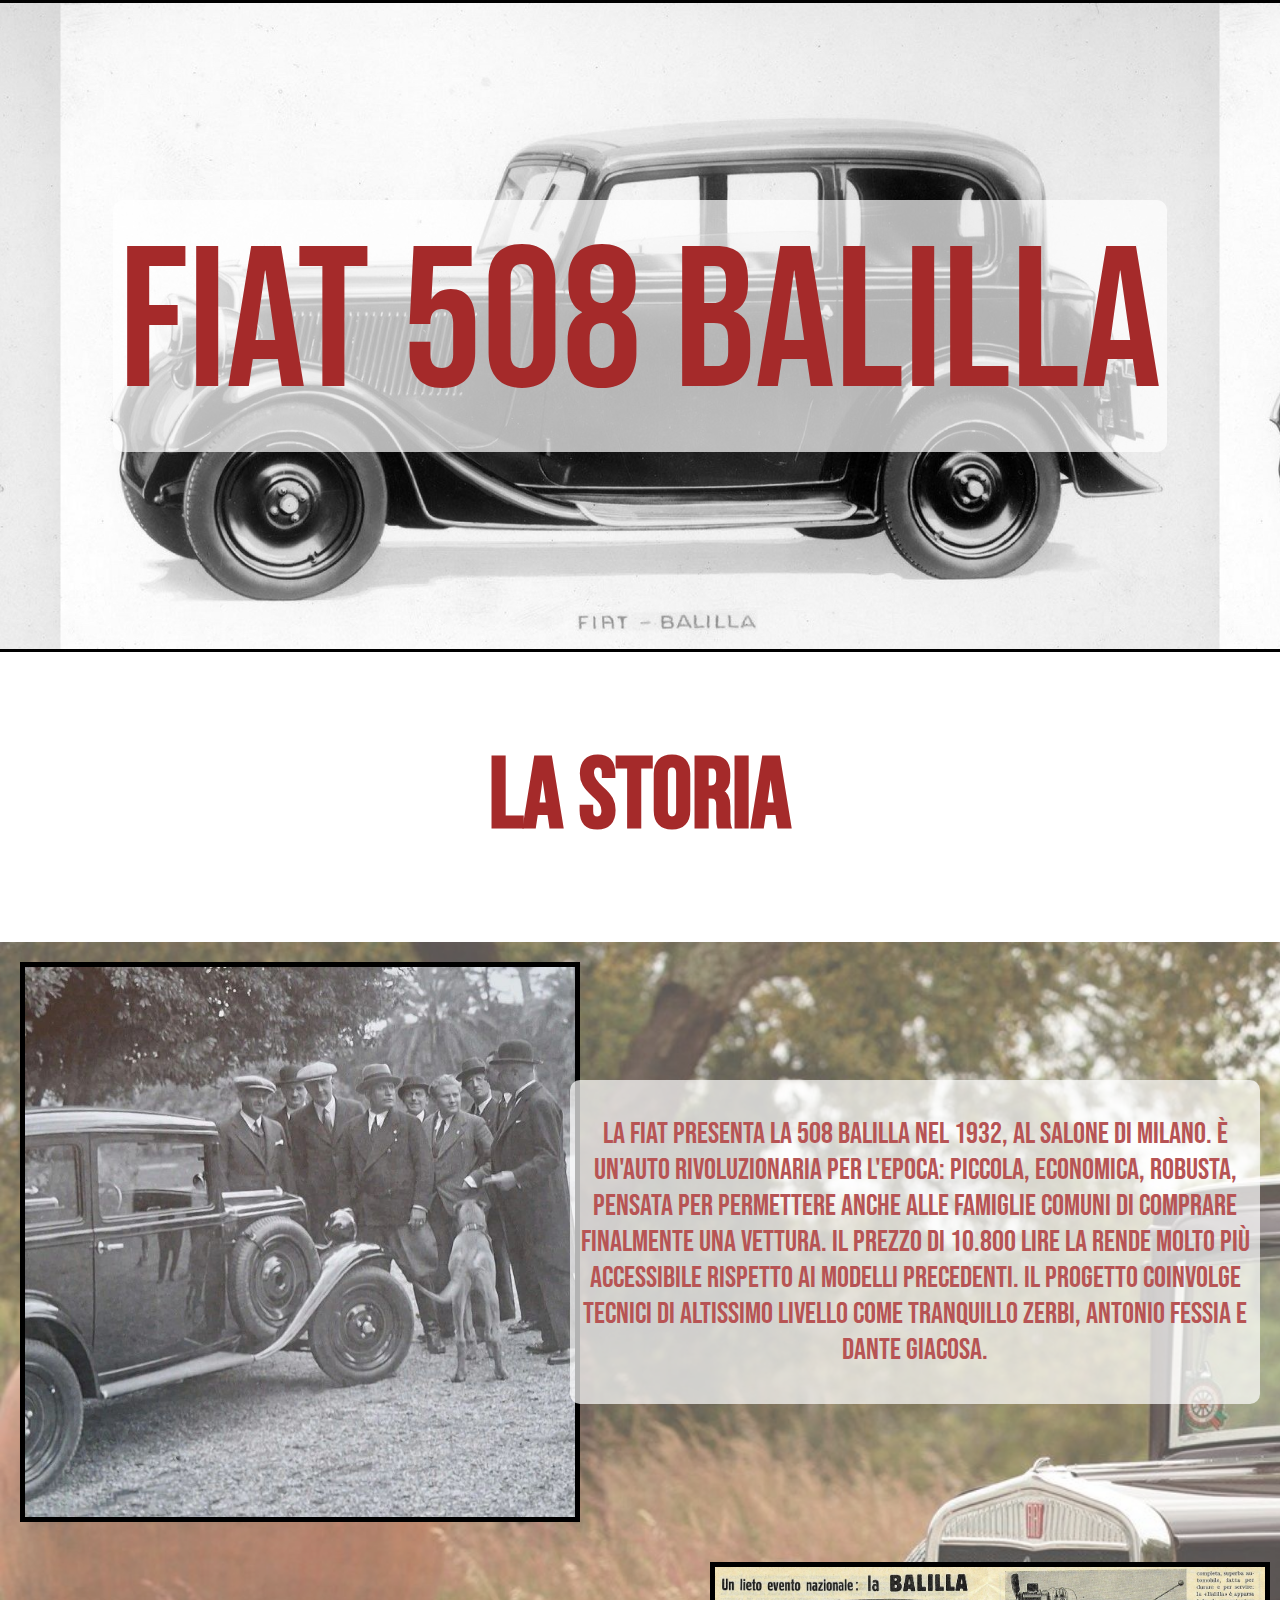
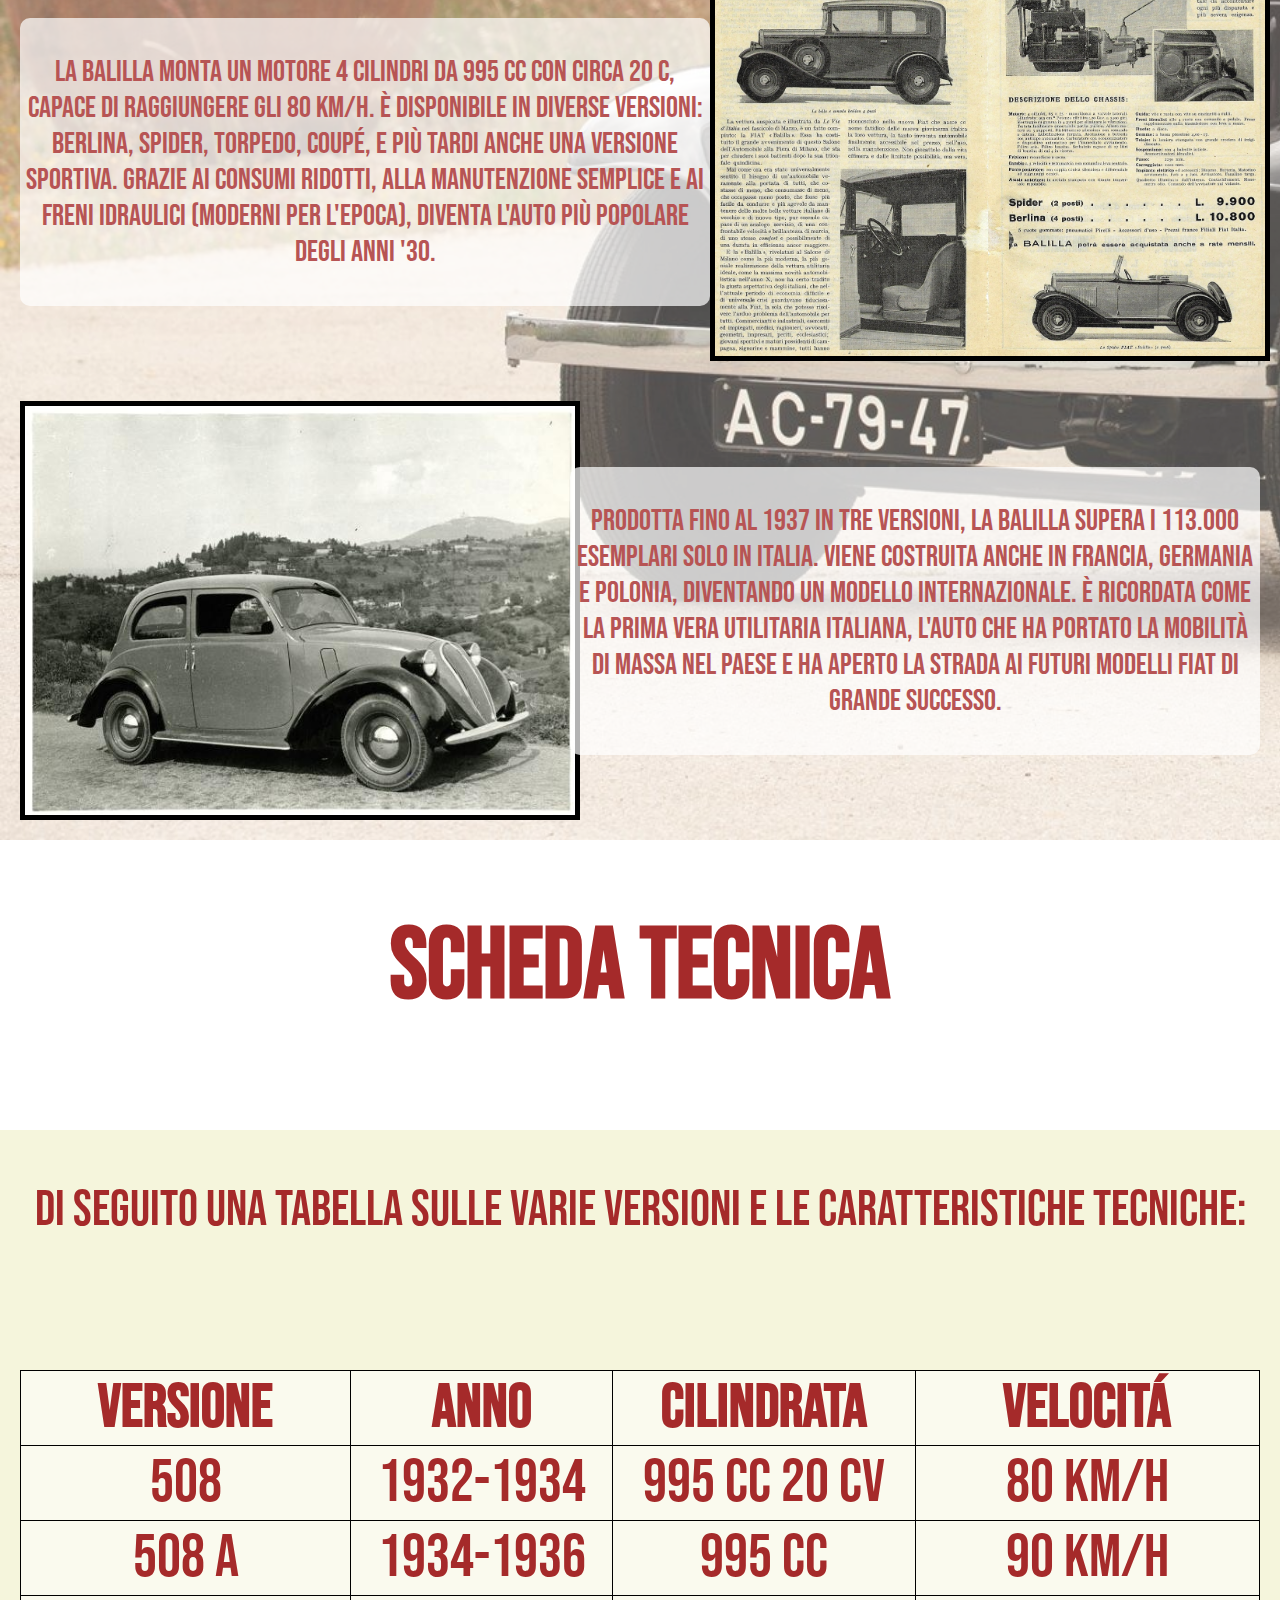
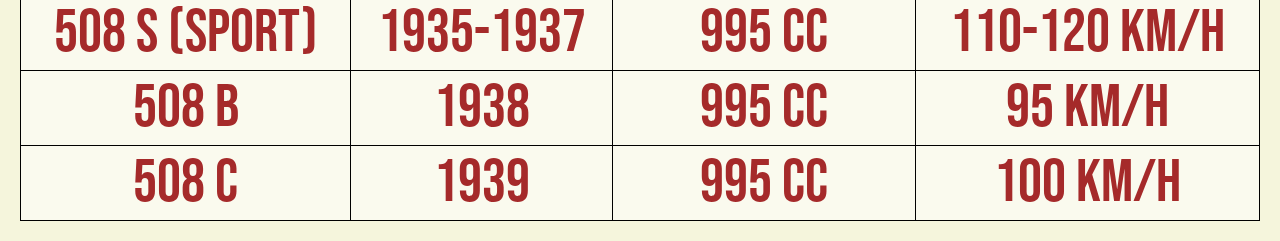
<file: FIAT/Balilla/Balilla.html>
<!doctype html>
<html>
    <head>
        <title>FIAT 508 BALILLA</title>
        <link rel="stylesheet" href="../../css/cssmodelli.css">
 
    </head>  
   
<body>
        <div class="imgtitle balilla">
            <p class="titolo">FIAT 508 BALILLA</p>
        </div>

        <br>

        <h1 class=titolo2>LA STORIA</h1><br>

    <div class="imgstoria balilla">
        <div class="storia">
            <div class="destra" >
                <img class="imgstoria" src="img/balillamussolini.png">
            </div>

            <div class="sinistra" >
                <p >
                La FIAT presenta la 508 Balilla nel 1932, al Salone di Milano.  
                È un'auto rivoluzionaria per l'epoca: piccola, economica, robusta, pensata per permettere anche alle famiglie 
                comuni di comprare finalmente una vettura. Il prezzo di 10.800 lire la rende molto più accessibile rispetto ai modelli precedenti.  
                Il progetto coinvolge tecnici di altissimo livello come Tranquillo Zerbi, Antonio Fessia e Dante Giacosa.
                </p>
            </div>
        </div>   

        <div class="storia reverse">
            <div class="destra" >
                <img src="img/giornalebalilla.png" >
            </div>

            <div class="sinistra" >
                <p >
                La Balilla monta un motore 4 cilindri da 995 cc con circa 20 C, capace di raggiungere gli 80 km/h.  
                È disponibile in diverse versioni: berlina, spider, torpedo, coupé, e più tardi anche una versione sportiva.  
                Grazie ai consumi ridotti, alla manutenzione semplice e ai freni idraulici (moderni per l'epoca), 
                diventa l'auto più popolare degli anni '30. 
                </p>
            </div>
        </div>   

        <div class="storia">
            <div class="destra" >
                <img src="img/balillac.png" >
            </div>

            <div class="sinistra" >
                <p >
                Prodotta fino al 1937 in tre versioni, la Balilla supera i 113.000 esemplari solo in Italia.  
                Viene costruita anche in Francia, Germania e Polonia, diventando un modello internazionale.  
                È ricordata come la prima vera utilitaria italiana, 
                l'auto che ha portato la mobilità di massa nel Paese e ha aperto la strada ai futuri modelli FIAT di grande successo.
                </p>
            </div>
        </div>  
    </div>

    <h1 class=titolo2>SCHEDA TECNICA</h1><br>

    <br>
    <div class="datitecnici">
        <p>Di seguito una tabella sulle varie versioni e le caratteristiche tecniche:</p>
        <br>
        <table class="tabella">
            <caption>
                <tr>
                    <th>VERSIONE</th>
                    <th>ANNO</th>
                    <th>CILINDRATA</th>
                    <th>VELOCITÁ</th>
                </tr>
            </caption>

                <tr>
                    <td>508</td>
                    <td>1932-1934</td>
                    <td>995 cc 20 CV</td>
                    <td>80 km/h</td>
                </tr>

                <tr>
                    <td>508 A</td>
                    <td>1934-1936</td>
                    <td>995 cc</td>
                    <td>90 km/h</td>
                </tr>

                <tr>
                    <td>508 S (Sport)</td>
                    <td>1935-1937</td>
                    <td>995 cc</td>
                    <td>110-120 km/h</td>
                </tr>

                <tr>
                    <td>508 B</td>
                    <td>1938</td>
                    <td>995 cc</td>
                    <td>95 km/h</td>
                </tr>

                <tr>
                    <td>508 C</td>
                    <td>1939</td>
                    <td>995 cc</td>
                    <td>100 km/h</td>
                </tr>
        </table>

      




    </div>

</body>
</html>
</file>
<file: css/css.css>
html, body {
  height: 100%;
  margin: 0;
}

body {
  display: flex;
  flex-direction: column;
  overflow-x: hidden;
}

.barra {
    box-sizing: border-box;
    flex-shrink: 0;      
    display: flex;
    flex-direction: row;
    align-items:center;
    width: 100%;          
    background-color: rgb(255, 217, 0);
    padding: 10px;
    height: 70px;
    z-index: 1000; 
    margin: 0;  
    font-family: 'BebasNeue-Regular', arial, sans-serif;
    font-size:40px;
    color: brown;
    border: 3px solid brown;
}

#frame {
  flex: 1 1 auto;   
  width: 100%;
  border: none;
  min-height: 0;    
}

.introduzione {
    background-color:beige;
    padding: 20px;
}

.testointroduzione1 {
    text-align: center;
    color: rgb(183, 84, 84);
    font-family: 'BebasNeue-Regular', Arial, sans-serif;
    font-size: 40px;
    margin: 0;
}

.testointroduzione2 {
    text-align: center;
    color: rgb(227, 113, 113);
    font-family: 'BebasNeue-Regular', Arial, sans-serif;
    font-size: 30px;
    margin: 0;
}

.titolo{
    font-size:80px;
    font-family: 'BebasNeue-Regular', Arial, sans-serif;
    color: rgb(170, 46, 46);
    margin:0;
    text-align:center;
}

.imghome {
    background-size: cover;
    background-position: center;
    padding:100px; 
}

.imghome.crediti{
   background-image:url("../sfondi_home/abbandonate.png"); 
}

.imghome.home{
   background-image:url("../sfondi_home/code.png"); 
}


.menu_marche {
    display: flex;
    flex-wrap: wrap;          
    justify-content: center;   
    gap: 30px;                 
    padding: 20px;
    box-sizing: border-box;
    
}

.bottone_logo {  
    height: 200px;
    width: 350px;
    flex: 0 1 calc(40% - 30px);
    max-width: calc(40% - 30px );
    display: flex;
    justify-content: center;   
    align-items: center;       
    cursor: pointer;
    text-decoration: none;     
    background-color: rgba(255,255,255,0.8);
    border-radius: 8px;
    transition: opacity 0.3s ease;
 
}

.bottone_logo:hover {
    opacity: 0.6;
}

.destra {
    margin-left: auto;
    margin-right: 20px;
}

.imglogo {
    width: 200px;               /* più proporzionato al bottone */
    height: 100px;
    object-fit: contain;
    border: none;
}


* {
    box-sizing: border-box;
}

@font-face {
    font-family: 'BebasNeue-Regular'; 
    src: url('../font/BebasNeue-Regular.woff2') format('woff2'),
         url('../font/BebasNeue-Regular.woff') format('woff');
    font-weight: normal;
    font-style: normal;
}
</file>
<file: css/cssmarchi.css>
body{
    margin:0;
}

.titolo{
    font-family:'BebasNeue-Regular' ;
    font-size: 200px;
    color:brown;
    padding: 15px;
    background:rgba(255,255,255,0.7);
    border-radius:10px;
    display:inline-block;
    align-items: center;
    justify-content: center;
}

.imgtitle{
    background-position: center;
    background-size: cover;
    padding: 50px; 
    text-align:center;
}

.imgtitle.fiat{
    background-image:url("../FIAT/img/lingotto.png");
}

.imgtitle.alfa{
    background-image:url("../ALFA_ROMEO/img/portello.png");
}

.imgtitle.lancia{
    background-image:url("../LANCIA/img/fabbrica.png");
}

.titolo2{
    color:brown;
    font-family:'BebasNeue-Regular';
    font-size:100px;
    text-align:center;
}

.storia{
    display:flex;
    text-align: center; 
    align-items: center;
    justify-content: space-between;
    background-color: beige;
    color: rgb(183, 84, 84);
    font-family: 'BebasNeue-Regular', Arial, sans-serif;
    font-size: 30px;
    padding:20px;
}

.sinistra{
    height: 100%;
    width: auto;
    max-width: 700px;
}

.sinistra img{
    width: 100%;
    height: auto;
    display: block;
}


.destra{
    flex:1;
    max-width: 650px;
    width:auto;   
}

.storia.reverse{
    flex-direction:row-reverse;   
}

.elencomodelli{
    display:flex;    
    align-items:center;
    background-position:center;
    background-size:cover;
    font-family: 'BebasNeue-Regular', Arial, sans-serif;
    font-size: 83px;
    color: brown;
}

.elencomodelli.fiat{
    background-image:url("../FIAT/img/ponte.png");
}

.elencomodelli.alfa{
    background-image:url("../ALFA_ROMEO/img/ponte.png");
}

.elencomodelli.lancia{
    background-image:url("../LANCIA/img/ponte.png");
}

.tabella{
    flex:1;
    text-align:center;
    font-family: 'BebasNeue-Regular', Arial, sans-serif;
    font-size: 70px;
    color: brown;
    margin-left:30px;
    background-color:rgba(255,255,255,0.5);
    border-collapse: collapse;
    margin:20px;
    border: 1px solid black;
}

th ,td{
    border: 1px solid black;
    width: 300px;
    max-width: 300px;

}

.imgtabella{
    height: auto;
    width: 450px;
}

.data{
    font-size: 50px;
    color:rgb(190, 62, 62)
}

.tabella a{
    display:block;
    width: 100%;
    height: 100%;
    font-size: 70px;
    color: brown;
    text-decoration:none;
}

@font-face {
    font-family: 'BebasNeue-Regular';          
    src: url('../font/BebasNeue-Regular.woff2') format('woff2'),
         url('../font/BebasNeue-Regular.woff') format('woff');
    font-weight: normal;
    font-style: normal;
}
</file>
<file: css/cssmodelli.css>
body{
    margin:0;
}

.titolo{
    font-family:'BebasNeue-Regular' ;
    font-size: 200px;
    color:brown;
    text-align:center;
    padding: 6px;
    background:rgba(255,255,255,0.7);
    border-radius:10px;
    
}

.imgtitle {
    background-position: center;
    background-size: contain;
    width: 100%;
    height: auto;
    display: flex;
    align-items: center;
    justify-content: center;
}

.imgtitle.balilla {
    background-image: url("../FIAT/Balilla/img/balilla.png");
}

.imgtitle.c61750 {
    background-image: url("../ALFA_ROMEO/6c_1750/img/6cmusoolini.png");
}

.titolo2{
    color:brown;
    font-family:'BebasNeue-Regular';
    font-size:100px;
    text-align:center;
}

.storia{
    display:flex;
    text-align: center; 
    align-items: center;
    justify-content: space-between;
    color: rgb(183, 84, 84);
    font-family: 'BebasNeue-Regular', Arial, sans-serif;
    font-size: 30px;
    padding:20px;
    background:rgba(255,255,255,0.3);       
}


.imgstoria{
    height: 100%;
    width: auto;
    background-repeat: no-repeat;
    background-size: cover;
}

.imgstoria.balilla{
    background-image: url("../FIAT/Balilla/img/balilla1.png");
}

.imgstoria.c61750{
    background-image: url("../ALFA_ROMEO/6c_1750/img/6csfondo.png");
}

.sinistra{
    height: 100%;
    width: auto;
    max-width: 700px;
    padding: 6px;
    background:rgba(255,255,255,0.7);
    border-radius:10px; 
}

.destra img{
    width: 550px;
    height: auto;
    display: block;
    border: 5px solid black;
}

.destra{
    flex:1;
    max-width: 550px;
    width:auto;  
}

.storia.reverse{
    flex-direction:row-reverse;   
}


.datitecnici{
    display:flex;    
    flex-direction:column;
    text-align: center;
    background-color: beige;
    background-position:center;
    background-size:cover;
    font-family: 'BebasNeue-Regular', Arial, sans-serif;
    font-size: 50px;
    color: brown;
    background-color: beige;
}



.tabella{
    flex:1;
    text-align:center;
    font-family: 'BebasNeue-Regular', Arial, sans-serif;
    font-size: 60px;
    color: brown;
    margin-left:30px;
    background-color:rgba(255,255,255,0.5);
    border-collapse: collapse;
    margin:20px;
}

table, th ,td{
    border: 1px solid black;
}


.imgtabella{
    height: 250px;
    width: auto;
}

.data{
    font-size: 50px;
    color:rgb(190, 62, 62)
}

.tabella a{
    display:block;
    width: 100%;
    height: 100%;
    font-size: 70px;
    color: brown;
    text-decoration:none;
}

@font-face {
    font-family: 'BebasNeue-Regular';          
    src: url('../font/BebasNeue-Regular.woff2') format('woff2'),
         url('../font/BebasNeue-Regular.woff') format('woff');
    font-weight: normal;
    font-style: normal;
}
</file>
